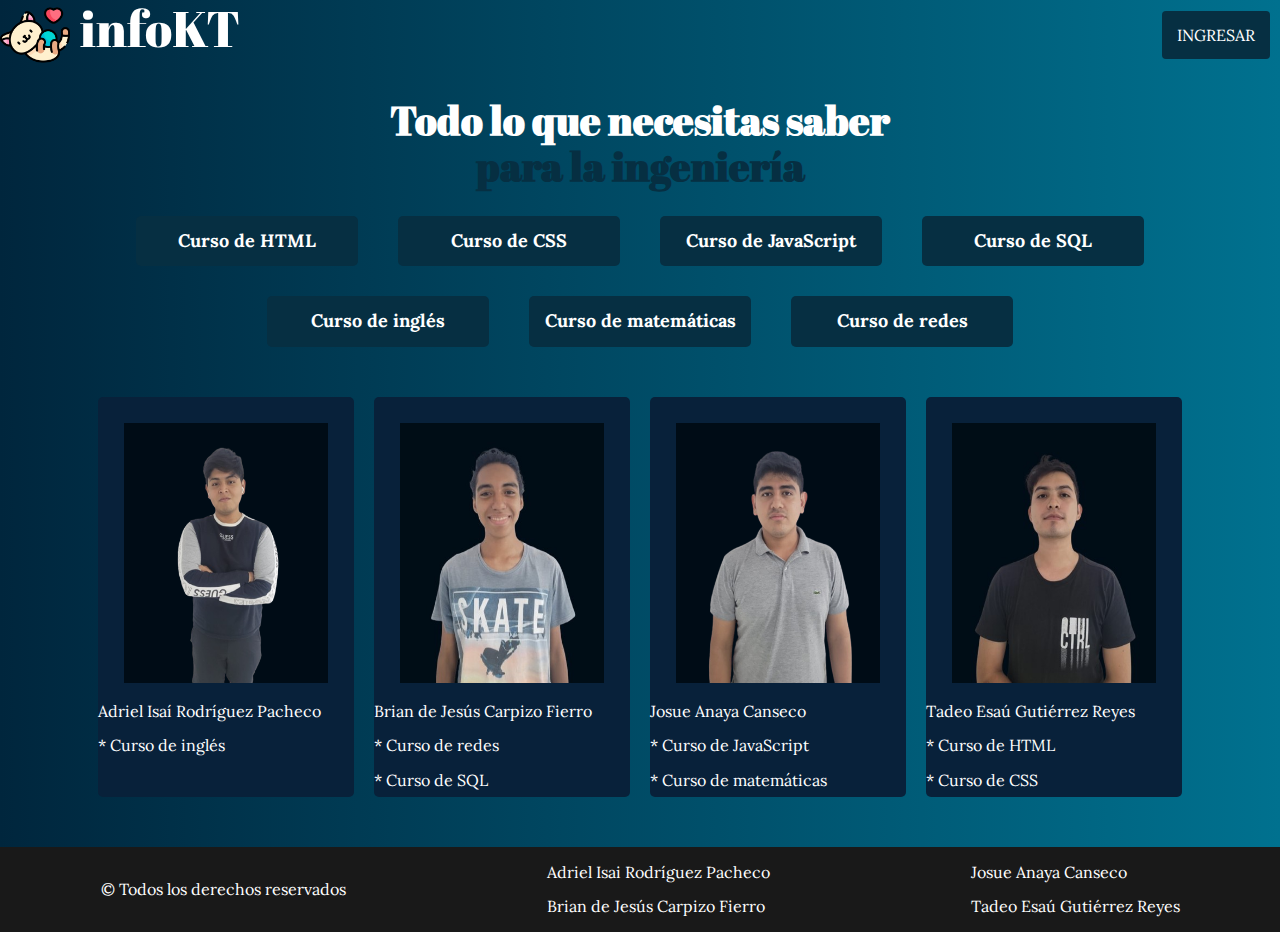
<file: index.html>
<!DOCTYPE html>
<html lang="es">

<head>
    <!-- Metadatos -->
    <meta charset="UTF-8">
    <meta name="viewport" content="width=device-width, initial-scale=1.0">
    <!-- Preload -->
    <link rel="preload" href="../../assets/css/normalize.css">
    <!-- Normalizar -->
    <link rel="stylesheet" href="../../assets/css/normalize.css">
    <!-- Hoja de estilo -->
    <link href="assets/css/styles_index.css?v=1.2" rel="stylesheet">
    <!-- Fuente insertada para logo -->
    <link rel="preconnect" href="https://fonts.googleapis.com">
    <link rel="preconnect" href="https://fonts.gstatic.com" crossorigin>
    <link href="https://fonts.googleapis.com/css2?family=Abril+Fatface&family=Lora:ital,wght@0,400..700;1,400..700&family=Open+Sans:ital,wght@0,300..800;1,300..800&display=swap" rel="stylesheet">
    <!-- Fuente insertada para letra general -->
    <link rel="preconnect" href="https://fonts.googleapis.com">
    <link rel="preconnect" href="https://fonts.gstatic.com" crossorigin>
    <link href="https://fonts.googleapis.com/css2?family=Abril+Fatface&family=Lora:ital,wght@0,400..700;1,400..700&family=Open+Sans:ital,wght@0,300..800;1,300..800&display=swap" rel="stylesheet">
    <title>Inicio</title>
</head>

<body>
    <header>
        <div class="marca">
            <div class="caja1">
                <img src="assets/img/logo.png" alt="logo" class="imagen">
                <p class="nombre_logo">infoKT</p>
            </div>
            <div class="caja2">
                <a href="view/inicio_sesion/index.html" class="ingresar">Ingresar</a>
            </div>
        </div>
    </header>
    <main>
        <h1 class="descripcion">Todo lo que necesitas saber<br> <span>para la ingeniería</span></h1>
        <div class="cursos_principales">
            <h2 class="curso_principal"><a href="" id="html">Curso de HTML</a></h2>
            <h2 class="curso_principal"><a href="" id="css">Curso de CSS</a></h2>
            <h2 class="curso_principal"><a href="" id="javascript">Curso de JavaScript</a></h2>
            <h2 class="curso_principal"><a href="" id="sql">Curso de SQL</a></h2>
        </div>
        <div class="cursos_complementarios">
            <h2 class="curso_complementario"><a href="" id="ingles">Curso de inglés</a></h2>
            <h2 class="curso_complementario"><a href="" id="matematicas">Curso de matemáticas</a></h2>
            <h2 class="curso_complementario"><a href="" id="redes">Curso de redes</a></h2>
        </div>
        <div class="integrantes_equipos">
            <div class="integrante">
                <img src="assets/img/adriel.jpg" alt="adriel" class="adriel">
                <p>Adriel Isaí Rodríguez Pacheco</p>
                <p>* Curso de inglés</p>
            </div>
            <div class="integrante">
                <img src="assets/img/brian.jpg" alt="brian" class="brian">
                <p>Brian de Jesús Carpizo Fierro</p>
                <p>* Curso de redes</p>
                <p>* Curso de SQL</p>
            </div>
            <div class="integrante">
                <img src="assets/img/josue.jpg" alt="josue" class="josue">
                <p>Josue Anaya Canseco</p>
                <p>* Curso de JavaScript</p>
                <p>* Curso de matemáticas</p>
            </div>
            <div class="integrante">
                <img src="assets/img/tadeo.jpg" alt="tadeo" class="tadeo">
                <p>Tadeo Esaú Gutiérrez Reyes</p>
                <p>* Curso de HTML</p>
                <P>* Curso de CSS</P>
            </div>
        </div>
    </main>
    <footer>
        <div>
            <p>© Todos los derechos reservados</p>
        </div>
        <div>
            <p>Adriel Isai Rodríguez Pacheco</p>
            <p>Brian de Jesús Carpizo Fierro</p>
        </div>
        <div>
            <p>Josue Anaya Canseco</p>
            <p>Tadeo Esaú Gutiérrez Reyes</p>
        </div>
    </footer>
</body>

</html>
</file>
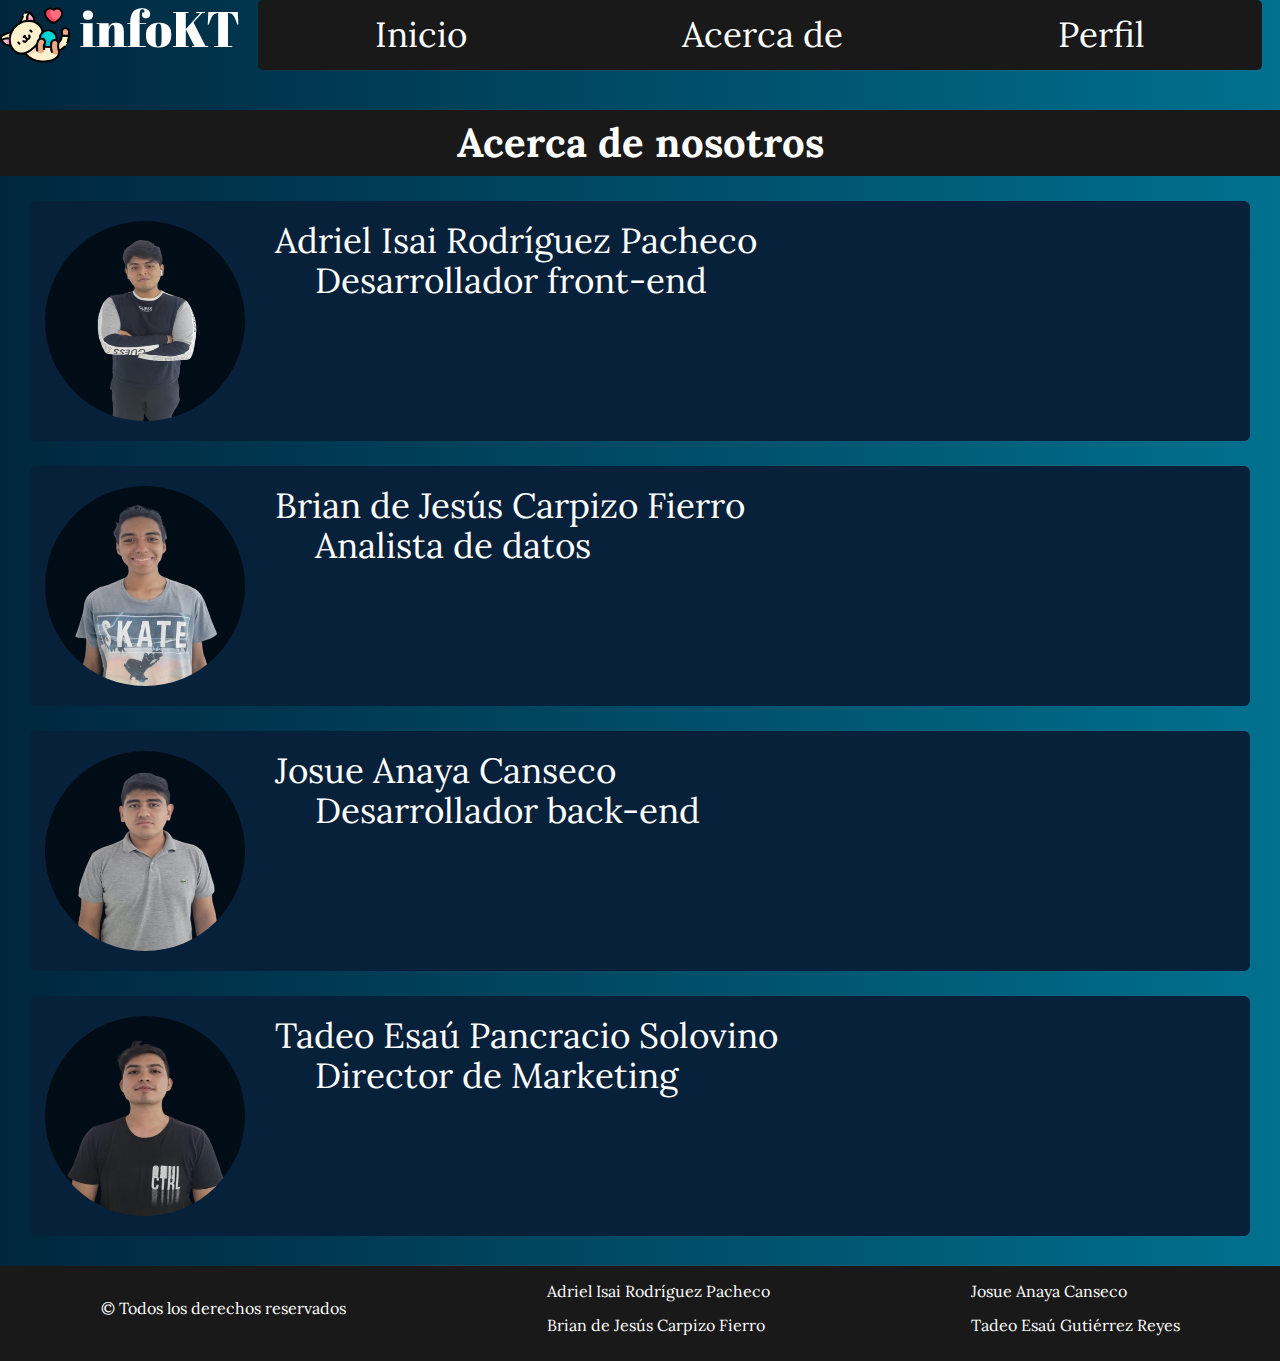
<file: view/acerca_nosotros/index.html>
<!DOCTYPE html>
<html lang="es">

<head>
    <meta charset="UTF-8">
    <meta name="viewport" content="width=device-width, initial-scale=1.0">
    <!-- Preload -->
    <link rel="preload" href="../../assets/css/normalize.css">
    <!-- Normalizar -->
    <link rel="stylesheet" href="../../assets/css/normalize.css">
    <!-- Hoja de estilo -->
    <link rel="stylesheet" href="../../assets/css/styles_inicio_sesion.css?v=1.3">
    <!-- Fuente insertada para logo -->
    <link rel="preconnect" href="https://fonts.googleapis.com">
    <link rel="preconnect" href="https://fonts.gstatic.com" crossorigin>
    <link href="https://fonts.googleapis.com/css2?family=Abril+Fatface&family=Lora:ital,wght@0,400..700;1,400..700&family=Open+Sans:ital,wght@0,300..800;1,300..800&display=swap" rel="stylesheet">
    <!-- Fuente insertada para letra general -->
    <link rel="preconnect" href="https://fonts.googleapis.com">
    <link rel="preconnect" href="https://fonts.gstatic.com" crossorigin>
    <link href="https://fonts.googleapis.com/css2?family=Abril+Fatface&family=Lora:ital,wght@0,400..700;1,400..700&family=Open+Sans:ital,wght@0,300..800;1,300..800&display=swap" rel="stylesheet">
    <!-- Hoja de estilo -->
    <link rel="stylesheet" href="../../assets/css/styles_acerca_nosotros.css?v=1.5">
    <title>Acerca de nosotros</title>
</head>

<body>
    <header>
        <div class="caja1">
            <img src="../../assets/img/logo.png" alt="logo" class="logo">
            <p class="nombre_logo">infoKT</p>
        </div>
        <div class="caja2">
            <nav class="caja3">
                <a href="../../view/vista_principal/index.html" class="link_superior">Inicio</a>
                <a href="../acerca_nosotros/index.html" class="link_superior">Acerca de</a>
                <a href="../perfil/index.html" class="link_superior">Perfil</a>
            </nav>
        </div>
    </header>
    <main>
        <h1>Acerca de nosotros</h1>
        <dl>
            <div class="autor">
                <img src="../../assets/img/adriel.jpg" alt="adriel">
                <div class="informacion">
                    <dt>
                        Adriel Isai Rodríguez Pacheco
                    </dt>
                    <dd>
                        Desarrollador front-end
                    </dd>
                </div>
            </div>
            <div class="autor">
                <img src="../../assets/img/brian.jpg" alt="brian">
                <div class="informacion">
                    <dt>
                        Brian de Jesús Carpizo Fierro
                    </dt>
                    <dd>
                        Analista de datos
                    </dd>
                </div>
            </div>
            <div class="autor">
                <img src="../../assets/img/josue.jpg" alt="josue">
                <div class="informacion">
                    <dt>
                        Josue Anaya Canseco
                    </dt>
                    <dd>
                        Desarrollador back-end
                    </dd>
                </div>
            </div>
            <div class="autor">
                <img src="../../assets/img/tadeo.jpg" alt="tadeo">
                <div class="informacion">
                    <dt>
                        Tadeo Esaú Pancracio Solovino
                    </dt>
                    <dd>
                        Director de Marketing
                    </dd>
                </div>
            </div>
        </dl>
    </main>
    <footer>
        <div>
            <span>© Todos los derechos reservados</span>
        </div>
        <div>
            <p>Adriel Isai Rodríguez Pacheco</p>
            <p>Brian de Jesús Carpizo Fierro</p>
        </div>
        <div>
            <p>Josue Anaya Canseco</p>
            <p>Tadeo Esaú Gutiérrez Reyes</p>
        </div>
    </footer>
</body>
</file>
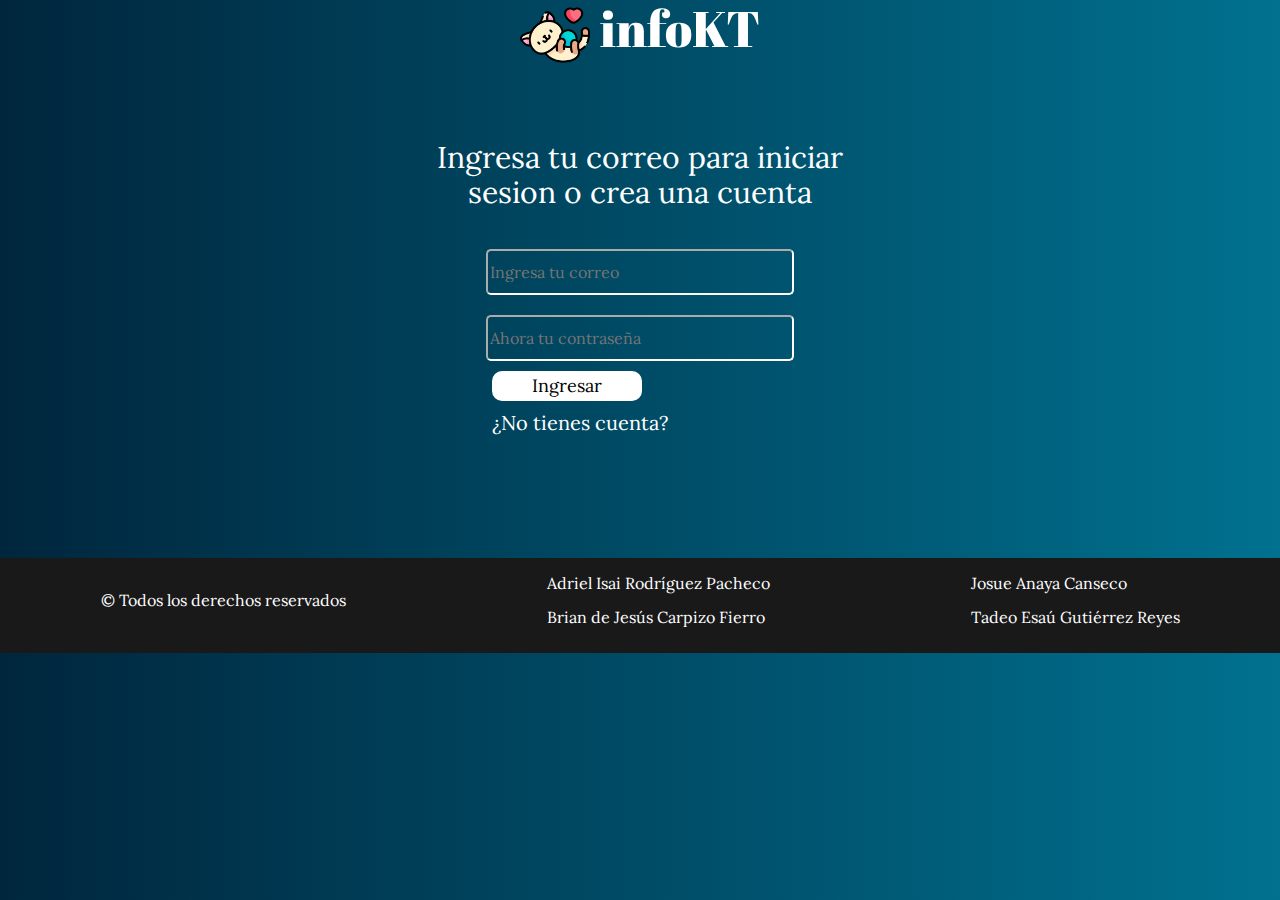
<file: view/inicio_sesion/index.html>
<!DOCTYPE html>
<html lang="es">

<head>
    <meta charset="UTF-8">
    <meta name="viewport" content="width=device-width, initial-scale=1.0">
    <!-- Preload -->
    <link rel="preload" href="../../assets/css/normalize.css">
    <!-- Normalizar -->
    <link rel="stylesheet" href="../../assets/css/normalize.css">
    <link rel="stylesheet" href="../../assets/css/styles_inicio_sesion.css">
    <!-- Fuente insertada para logo -->
    <link rel="preconnect" href="https://fonts.googleapis.com">
    <link rel="preconnect" href="https://fonts.gstatic.com" crossorigin>
    <link href="https://fonts.googleapis.com/css2?family=Abril+Fatface&family=Lora:ital,wght@0,400..700;1,400..700&family=Open+Sans:ital,wght@0,300..800;1,300..800&display=swap" rel="stylesheet">
    <!-- Fuente insertada para letra general -->
    <link rel="preconnect" href="https://fonts.googleapis.com">
    <link rel="preconnect" href="https://fonts.gstatic.com" crossorigin>
    <link href="https://fonts.googleapis.com/css2?family=Abril+Fatface&family=Lora:ital,wght@0,400..700;1,400..700&family=Open+Sans:ital,wght@0,300..800;1,300..800&display=swap" rel="stylesheet">
    <title>Iniciar sesión</title>
</head>

<body>
    <header>
        <img src="../../assets/img/logo.png" alt="logo" class="logo">
        <p class="nombre_logo">infoKT</p>
    </header>
    <main>
        <div class="descripcion">
            <p>Ingresa tu correo para iniciar<br> sesion o crea una cuenta</p>
        </div>
        <div class="formulario">
            <form action="../vista_principal/index.html">
                <input type="email" placeholder="Ingresa tu correo" class="correo" required>
                <br>
                <input type="password" placeholder="Ahora tu contraseña" class="contraseña" required>
                <br>
                <div class="botoncito_y_redireccion container">
                    <button type="submit" class="botoncito">Ingresar</button>
                    <div>
                        <a href="../crear_sesion/index.html" class="crear_cuenta">¿No tienes cuenta?</a>
                    </div>
                </div>
            </form>
        </div>
    </main>
    <footer>
        <div>
            <p>© Todos los derechos reservados</p>
        </div>
        <div>
            <p>Adriel Isai Rodríguez Pacheco</p>
            <p>Brian de Jesús Carpizo Fierro</p>
        </div>
        <div>
            <p>Josue Anaya Canseco</p>
            <p>Tadeo Esaú Gutiérrez Reyes</p>
        </div>
    </footer>
</body>

</html>
</file>
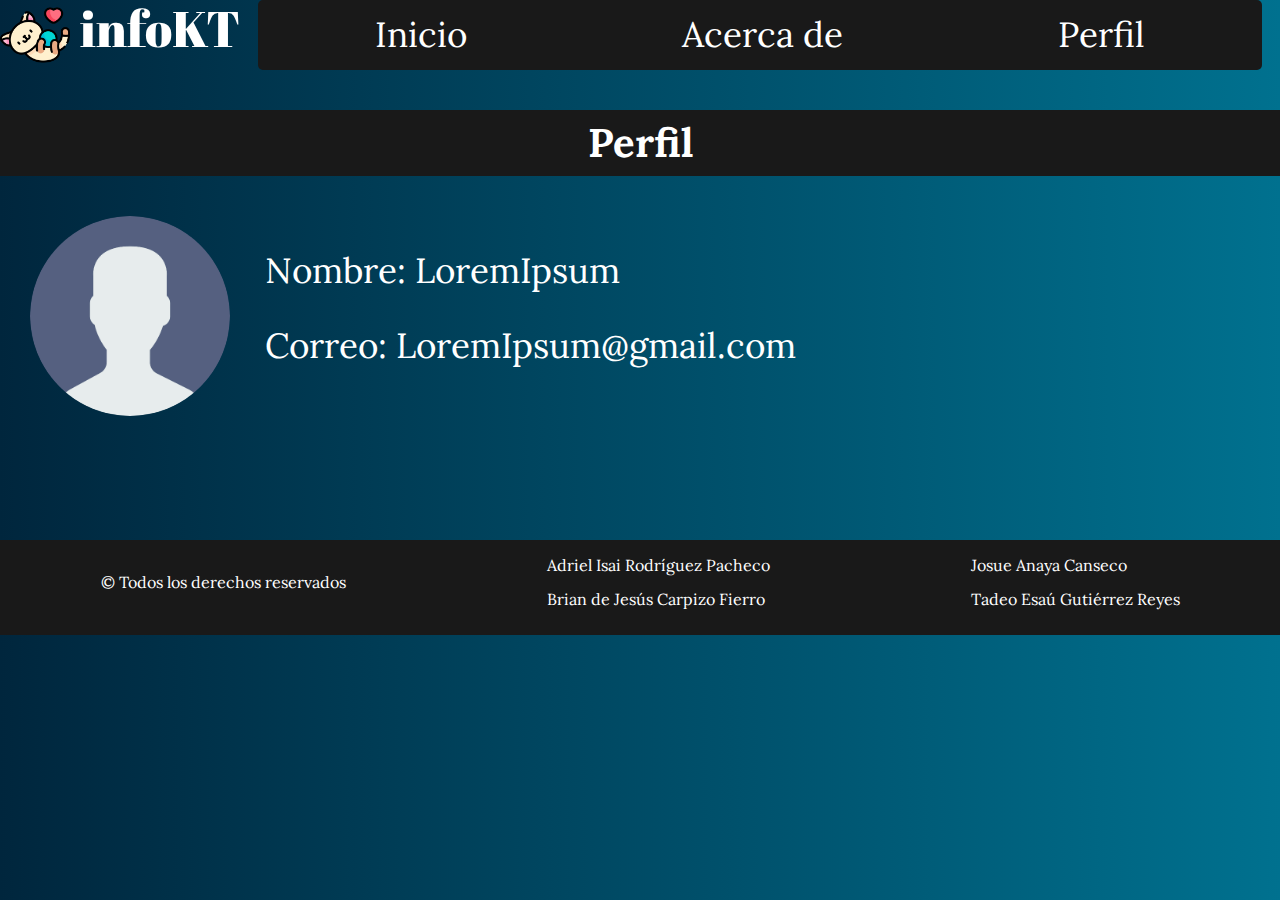
<file: view/perfil/index.html>
<!DOCTYPE html>
<html lang="es">

<head>
    <meta charset="UTF-8">
    <meta name="viewport" content="width=device-width, initial-scale=1.0">
    <!-- Preload -->
    <link rel="preload" href="../../assets/css/normalize.css">
    <!-- Normalizar -->
    <link rel="stylesheet" href="../../assets/css/normalize.css">
    <!-- Fuente insertada para logo -->
    <link rel="preconnect" href="https://fonts.googleapis.com">
    <link rel="preconnect" href="https://fonts.gstatic.com" crossorigin>
    <link href="https://fonts.googleapis.com/css2?family=Abril+Fatface&family=Lora:ital,wght@0,400..700;1,400..700&family=Open+Sans:ital,wght@0,300..800;1,300..800&display=swap" rel="stylesheet">
    <!-- Fuente insertada para letra general -->
    <link rel="preconnect" href="https://fonts.googleapis.com">
    <link rel="preconnect" href="https://fonts.gstatic.com" crossorigin>
    <link href="https://fonts.googleapis.com/css2?family=Abril+Fatface&family=Lora:ital,wght@0,400..700;1,400..700&family=Open+Sans:ital,wght@0,300..800;1,300..800&display=swap" rel="stylesheet">
    <!-- Hoja de estilo -->
    <link rel="stylesheet" href="../../assets/css/styles_perfil.css">
    <title>Perfil</title>
</head>

<body>
    <header>
        <div class="caja1">
            <img src="../../assets/img/logo.png" alt="logo" class="logo">
            <p class="nombre_logo">infoKT</p>
        </div>
        <div class="caja2">
            <nav class="caja3">
                <a href="../vista_principal/index.html" class="link_superior">Inicio</a>
                <a href="../acerca_nosotros/index.html" class="link_superior">Acerca de</a>
                <a href="../perfil/index.html" class="link_superior">Perfil</a>
            </nav>
        </div>
    </header>
    <main>
        <h1>Perfil</h1>
        <div class="perfil_general">
            <img src="../../assets/img/perfil.png" alt="perfil">
            <div class="perfil_usuario">
                <p>Nombre: LoremIpsum</p>
                <p>Correo: LoremIpsum@gmail.com</p>
            </div>
        </div>
    </main>
    <footer>
        <div>
            <p>© Todos los derechos reservados</p>
        </div>
        <div>
            <p>Adriel Isai Rodríguez Pacheco</p>
            <p>Brian de Jesús Carpizo Fierro</p>
        </div>
        <div>
            <p>Josue Anaya Canseco</p>
            <p>Tadeo Esaú Gutiérrez Reyes</p>
        </div>
    </footer>
</body>
</file>
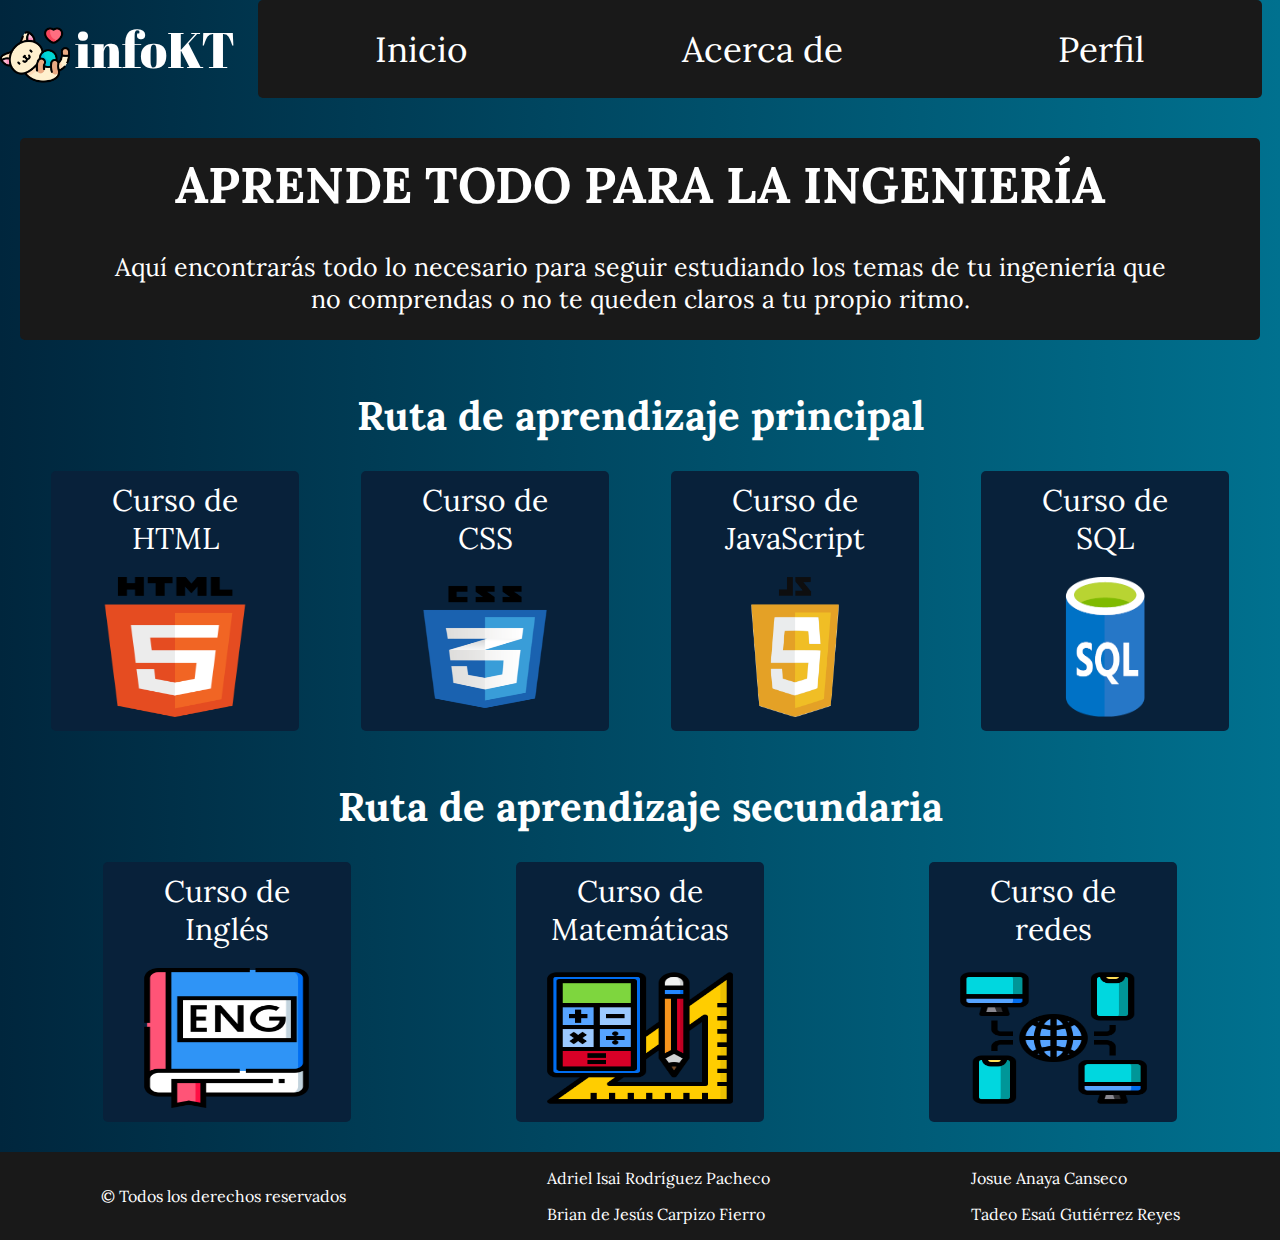
<file: view/vista_principal/index.html>
<!DOCTYPE html>
<html lang="es">

<head>
    <meta charset="UTF-8">
    <meta name="viewport" content="width=device-width, initial-scale=1.0">
    <!-- Fuente insertada para logo -->
    <link rel="preconnect" href="https://fonts.googleapis.com">
    <link rel="preconnect" href="https://fonts.gstatic.com" crossorigin>
    <link href="https://fonts.googleapis.com/css2?family=Abril+Fatface&family=Lora:ital,wght@0,400..700;1,400..700&family=Open+Sans:ital,wght@0,300..800;1,300..800&display=swap" rel="stylesheet">
    <!-- Fuente insertada para letra general -->
    <link rel="preconnect" href="https://fonts.googleapis.com">
    <link rel="preconnect" href="https://fonts.gstatic.com" crossorigin>
    <link href="https://fonts.googleapis.com/css2?family=Abril+Fatface&family=Lora:ital,wght@0,400..700;1,400..700&family=Open+Sans:ital,wght@0,300..800;1,300..800&display=swap" rel="stylesheet">
    <!-- Hoja de estilo -->
    <link rel="stylesheet" href="../../assets/css/styles_vista_principal.css?v=1.3">
    <title>Vista principal</title>
</head>

<body>
    <header>
        <div class="caja1">
            <img src="../../assets/img/logo.png" alt="logo" class="logo">
            <p class="nombre_logo">infoKT</p>
        </div>
        <div class="caja2">
            <nav class="caja3">
                <a href="./index.html" class="link_superior" title="Cursos opcionales">Inicio</a>
                <a href="../acerca_nosotros/index.html" class="link_superior" title="Acerca de">Acerca de</a>
                <a href="../perfil/index.html" class="link_superior" title="Perfil">Perfil</a>
            </nav>
        </div>
    </header>
<!-- FINALIZA ACÁ -->

    <main>
        <div class="caja4">
            <h1>Aprende todo para la ingeniería</h1>
            <p class="descripcion">Aquí encontrarás todo lo necesario para seguir estudiando los temas de tu ingeniería que<br>
            no comprendas o no te queden claros a tu propio ritmo.</p>
        </div>
        <h2 id="ruta_de_aprendizaje">Ruta de aprendizaje principal</h2>
        <div class="cursos_principales">
            <div class="curso_principal">
                <a href="../cursos/cursos_principales/curso_html/index.html" title="Curso de HTML">Curso de <br>HTML
                    <img src="../../assets/img/HTML.png" alt="HTML">
                </a>
            </div>
            <div class="curso_principal">
                <a href="../cursos/cursos_principales/curso_css/index.html" title="Curso de CSS">Curso de <br>CSS
                    <img src="../../assets/img/CSS.png" alt="CSS">
                </a>
                </div>
            <div class="curso_principal">
                <a href="../cursos/cursos_principales/curso_javascript/index.html" title="Curso de JavaScript">Curso de <br>JavaScript
                    <img src="../../assets/img/JavaScript.png" alt="JavaScript">
                </a>
            </div>
            <div class="curso_principal">
                <a href="../cursos/cursos_principales/curso_sql/index.html" title="Curso de SQL">Curso de <br>SQL
                    <img src="../../assets/img/SQL.png" alt="SQL">
                </a>
            </div>
        </div>
        <!--QUEDA PENDIENTE -->
        <h2 id="ruta_de_aprendizaje_secundaria">Ruta de aprendizaje secundaria</h2>
        <div class="cursos_secundarios">
            <div class="curso_secundario">
                <a href="../cursos/cursos_complementarios/curso_ingles/index.html" title="Curso de inglés">Curso de <br>Inglés
                    <img src="../../assets/img/ingles.png" alt="Inglés">
                </a>
            </div>
            <div class="curso_secundario">
                <a href="../cursos/cursos_complementarios/curso_matematicas/index.html" title="Curso de matemáticas">Curso de <br>Matemáticas
                    <img src="../../assets/img/matematicas.png" alt="Matemáticas">
                </a>
            </div>
            <div class="curso_secundario">
                <a href="../cursos/cursos_complementarios/curso_redes/index.html" title="Curso de redes">Curso de <br>redes
                    <img src="../../assets/img/redes.png" alt="Redes">
                </a>
            </div>
        </div>
    </main>
    <footer>
        <div>
            <p>© Todos los derechos reservados</p>
        </div>
        <div>
            <p>Adriel Isai Rodríguez Pacheco</p>
            <p>Brian de Jesús Carpizo Fierro</p>
        </div>
        <div>
            <p>Josue Anaya Canseco</p>
            <p>Tadeo Esaú Gutiérrez Reyes</p>
        </div>
    </footer>
</body>

</html>
</file>
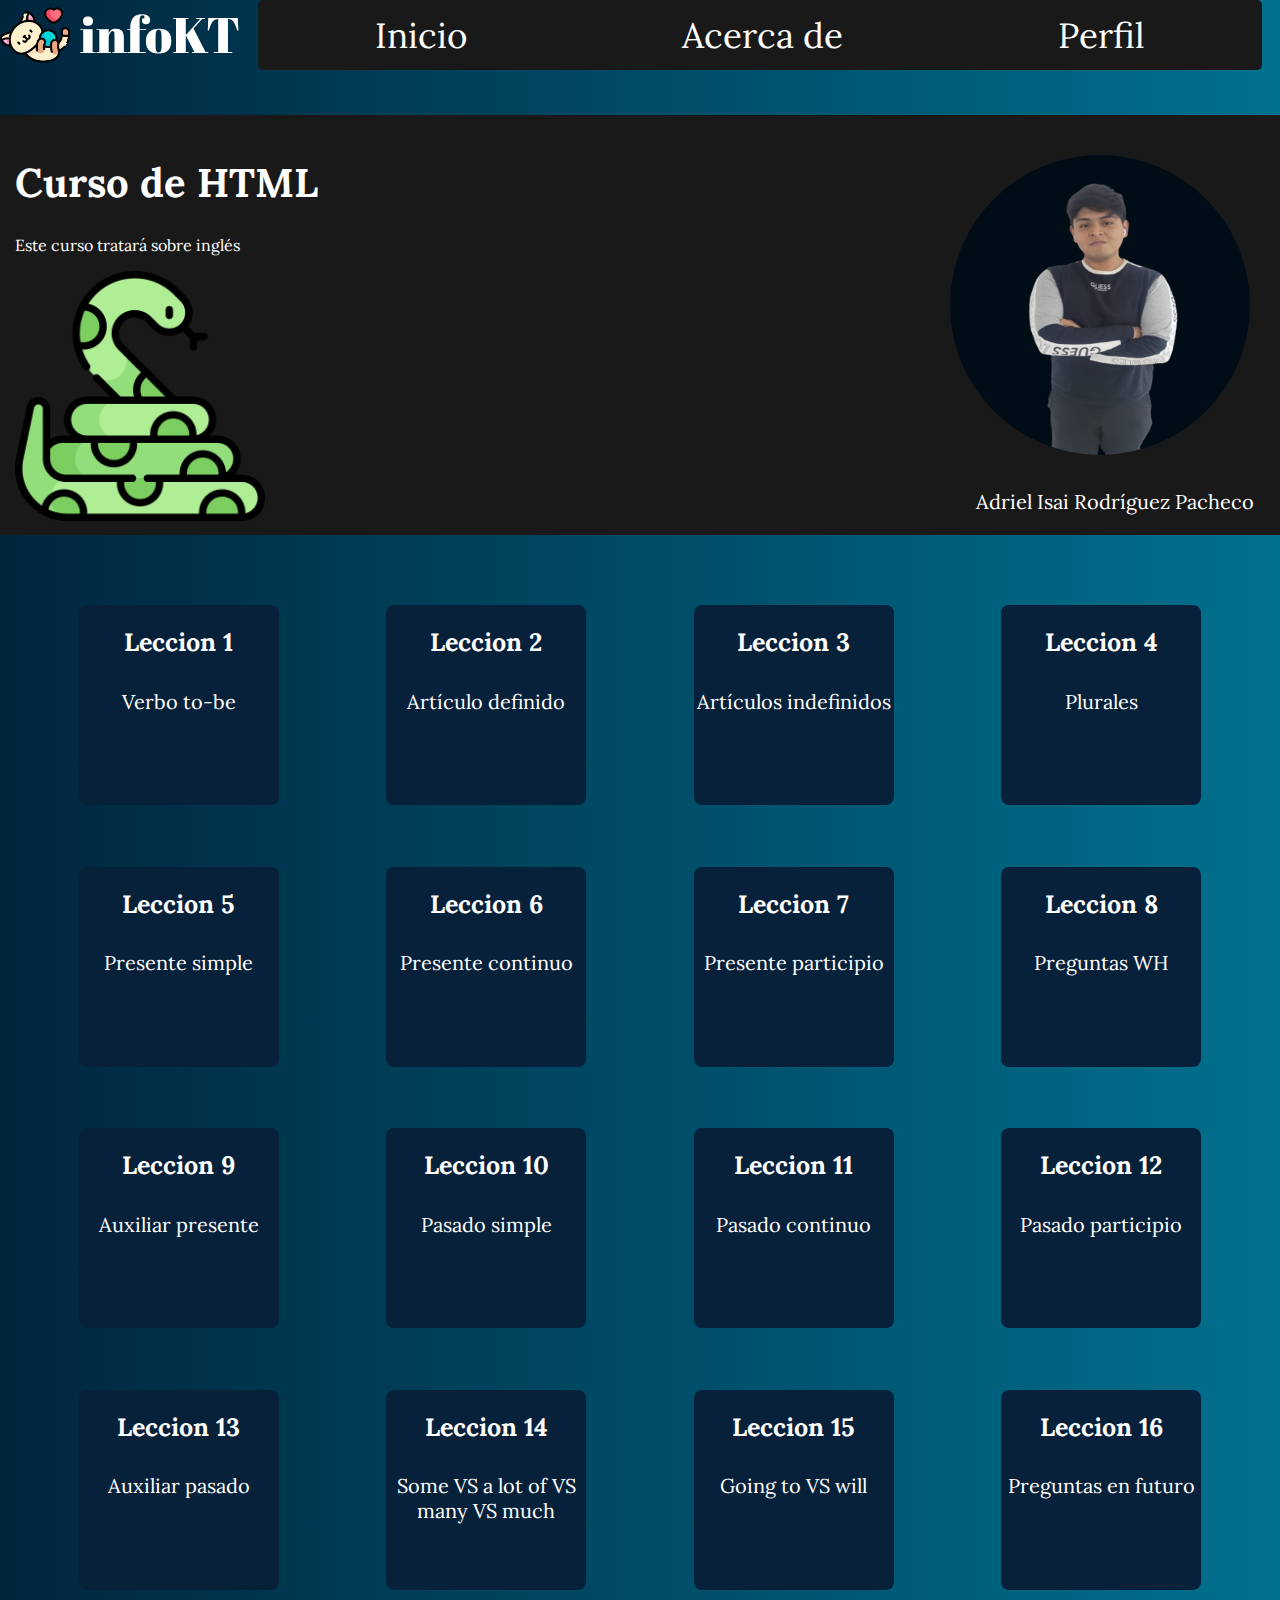
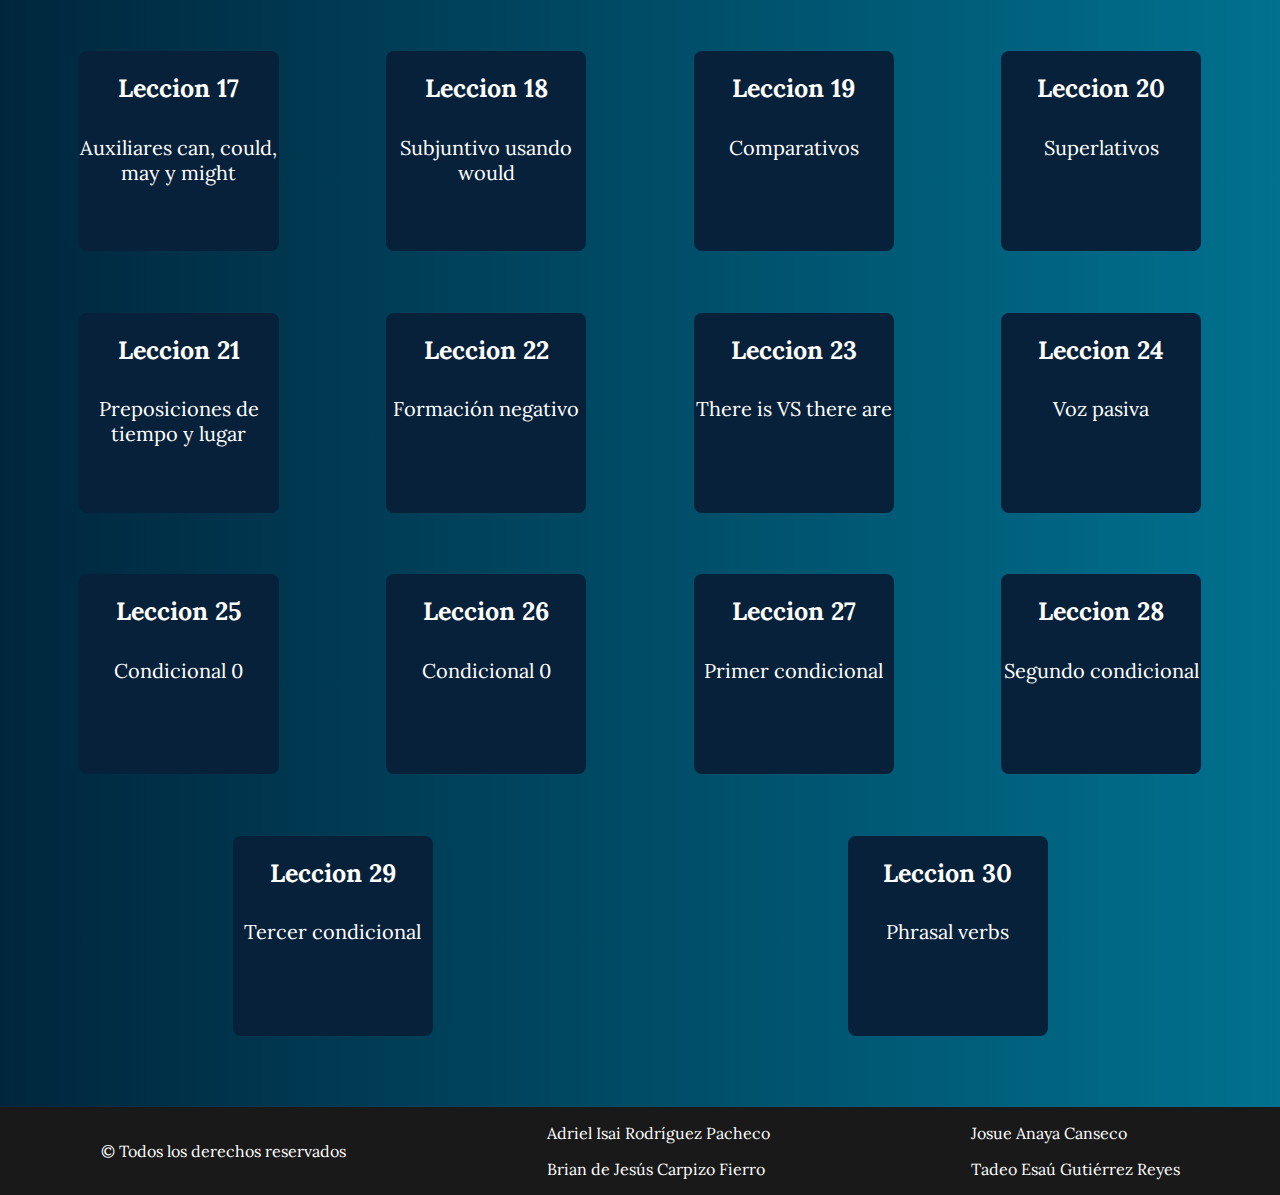
<file: view/cursos/cursos_complementarios/curso_ingles/index.html>
<!DOCTYPE html>
<html lang="es">

<head>
    <meta charset="UTF-8">
    <meta name="viewport" content="width=device-width, initial-scale=1.0">
    <!-- Fuente insertada para logo -->
    <link rel="preconnect" href="https://fonts.googleapis.com">
    <link rel="preconnect" href="https://fonts.gstatic.com" crossorigin>
    <link href="https://fonts.googleapis.com/css2?family=Abril+Fatface&family=Lora:ital,wght@0,400..700;1,400..700&family=Open+Sans:ital,wght@0,300..800;1,300..800&display=swap" rel="stylesheet">
    <!-- Fuente insertada para letra general -->
    <link rel="preconnect" href="https://fonts.googleapis.com">
    <link rel="preconnect" href="https://fonts.gstatic.com" crossorigin>
    <link href="https://fonts.googleapis.com/css2?family=Abril+Fatface&family=Lora:ital,wght@0,400..700;1,400..700&family=Open+Sans:ital,wght@0,300..800;1,300..800&display=swap" rel="stylesheet">
    <!-- Hoja de estilo -->
    <link rel="stylesheet" href="../../../../assets/css/styles_curso_por_asignatura.css?v=1.5">
    <title>Curso inglés</title>
</head>

<body>
    <header>
        <div class="caja1">
            <img src="../../../../assets/img/logo.png" alt="logo" class="logo">
            <p class="nombre_logo">infoKT</p>
        </div>
        <div class="caja2">
            <nav class="caja3">
                <a href="../../../vista_principal/index.html" class="link_superior">Inicio</a>
                <a href="../../../acerca_nosotros/index.html" class="link_superior">Acerca de</a>
                <a href="../../../perfil/index.html" class="link_superior">Perfil</a>
            </nav>
        </div>
    </header>
    <main>
        <div class="informacion_curso">
            <div class="caja4">
                <h1>Curso de HTML</h1>
                <P>Este curso tratará sobre inglés</P>
                <img src="../../../../assets/img/serpiente.png" alt="serpiente" class="animalito">
            </div>
            <div class="caja5">
                <img src="../../../../assets/img/adriel.jpg" alt="adriel" class="maestro">
                <p class="nombre_maestro">Adriel Isai Rodríguez Pacheco</p>
            </div>
        </div>
        <div class="clases_curso">
            <div class="leccion">
                <h2>Leccion 1</h2>
                <a href="">Verbo to-be</a>
            </div>
            <div class="leccion">
                <h2>Leccion 2</h2>
                <a href="">Artículo definido</a>
            </div>
            <div class="leccion">
                <h2>Leccion 3</h2>
                <a href="">Artículos indefinidos</a>
            </div>
            <div class="leccion">
                <h2>Leccion 4</h2>
                <a href="">Plurales</a>
            </div>
            <div class="leccion">
                <h2>Leccion 5</h2>
                <a href="">Presente simple</a>
            </div>
            <div class="leccion">
                <h2>Leccion 6</h2>
                <a href="">Presente continuo</a>
            </div>
            <div class="leccion">
                <h2>Leccion 7</h2>
                <a href="">Presente participio</a>
            </div>
            <div class="leccion">
                <h2>Leccion 8</h2>
                <a href="">Preguntas WH</a>
            </div>
            <div class="leccion">
                <h2>Leccion 9</h2>
                <a href="">Auxiliar presente</a>
            </div>
            <div class="leccion">
                <h2>Leccion 10</h2>
                <a href="">Pasado simple</a>
            </div>
            <div class="leccion">
                <h2>Leccion 11</h2>
                <a href="">Pasado continuo</a>
            </div>
            <div class="leccion">
                <h2>Leccion 12</h2>
                <a href="">Pasado participio</a>
            </div>
            <div class="leccion">
                <h2>Leccion 13</h2>
                <a href="">Auxiliar pasado</a>
            </div>
            <div class="leccion">
                <h2>Leccion 14</h2>
                <a href="">Some VS a lot of VS many VS much</a>
            </div>
            <div class="leccion">
                <h2>Leccion 15</h2>
                <a href="">Going to VS will</a>
            </div>
            <div class="leccion">
                <h2>Leccion 16</h2>
                <a href="">Preguntas en futuro</a>
            </div>
            <div class="leccion">
                <h2>Leccion 17</h2>
                <a href="">Auxiliares can, could, may y might</a>
            </div>
            <div class="leccion">
                <h2>Leccion 18</h2>
                <a href="">Subjuntivo usando would</a>
            </div>
            <div class="leccion">
                <h2>Leccion 19</h2>
                <a href="">Comparativos</a>
            </div>
            <div class="leccion">
                <h2>Leccion 20</h2>
                <a href="">Superlativos</a>
            </div>
            <div class="leccion">
                <h2>Leccion 21</h2>
                <a href="">Preposiciones de tiempo y lugar</a>
            </div>
            <div class="leccion">
                <h2>Leccion 22</h2>
                <a href="">Formación negativo</a>
            </div>
            <div class="leccion">
                <h2>Leccion 23</h2>
                <a href="">There is VS there are</a>
            </div>
            <div class="leccion">
                <h2>Leccion 24</h2>
                <a href="">Voz pasiva</a>
            </div>
            <div class="leccion">
                <h2>Leccion 25</h2>
                <a href="">Condicional 0</a>
            </div>
            <div class="leccion">
                <h2>Leccion 26</h2>
                <a href="">Condicional 0</a>
            </div>
            <div class="leccion">
                <h2>Leccion 27</h2>
                <a href="">Primer condicional</a>
            </div>
            <div class="leccion">
                <h2>Leccion 28</h2>
                <a href="">Segundo condicional</a>
            </div>
            <div class="leccion">
                <h2>Leccion 29</h2>
                <a href="">Tercer condicional</a>
            </div>
            <div class="leccion">
                <h2>Leccion 30</h2>
                <a href="">Phrasal verbs</a>
            </div>


        </div>
    </main>
    <footer>
        <div>
            <p>© Todos los derechos reservados</p>
        </div>
        <div>
            <p>Adriel Isai Rodríguez Pacheco</p>
            <p>Brian de Jesús Carpizo Fierro</p>
        </div>
        <div>
            <p>Josue Anaya Canseco</p>
            <p>Tadeo Esaú Gutiérrez Reyes</p>
        </div>
    </footer>
</body>

</html>
</file>
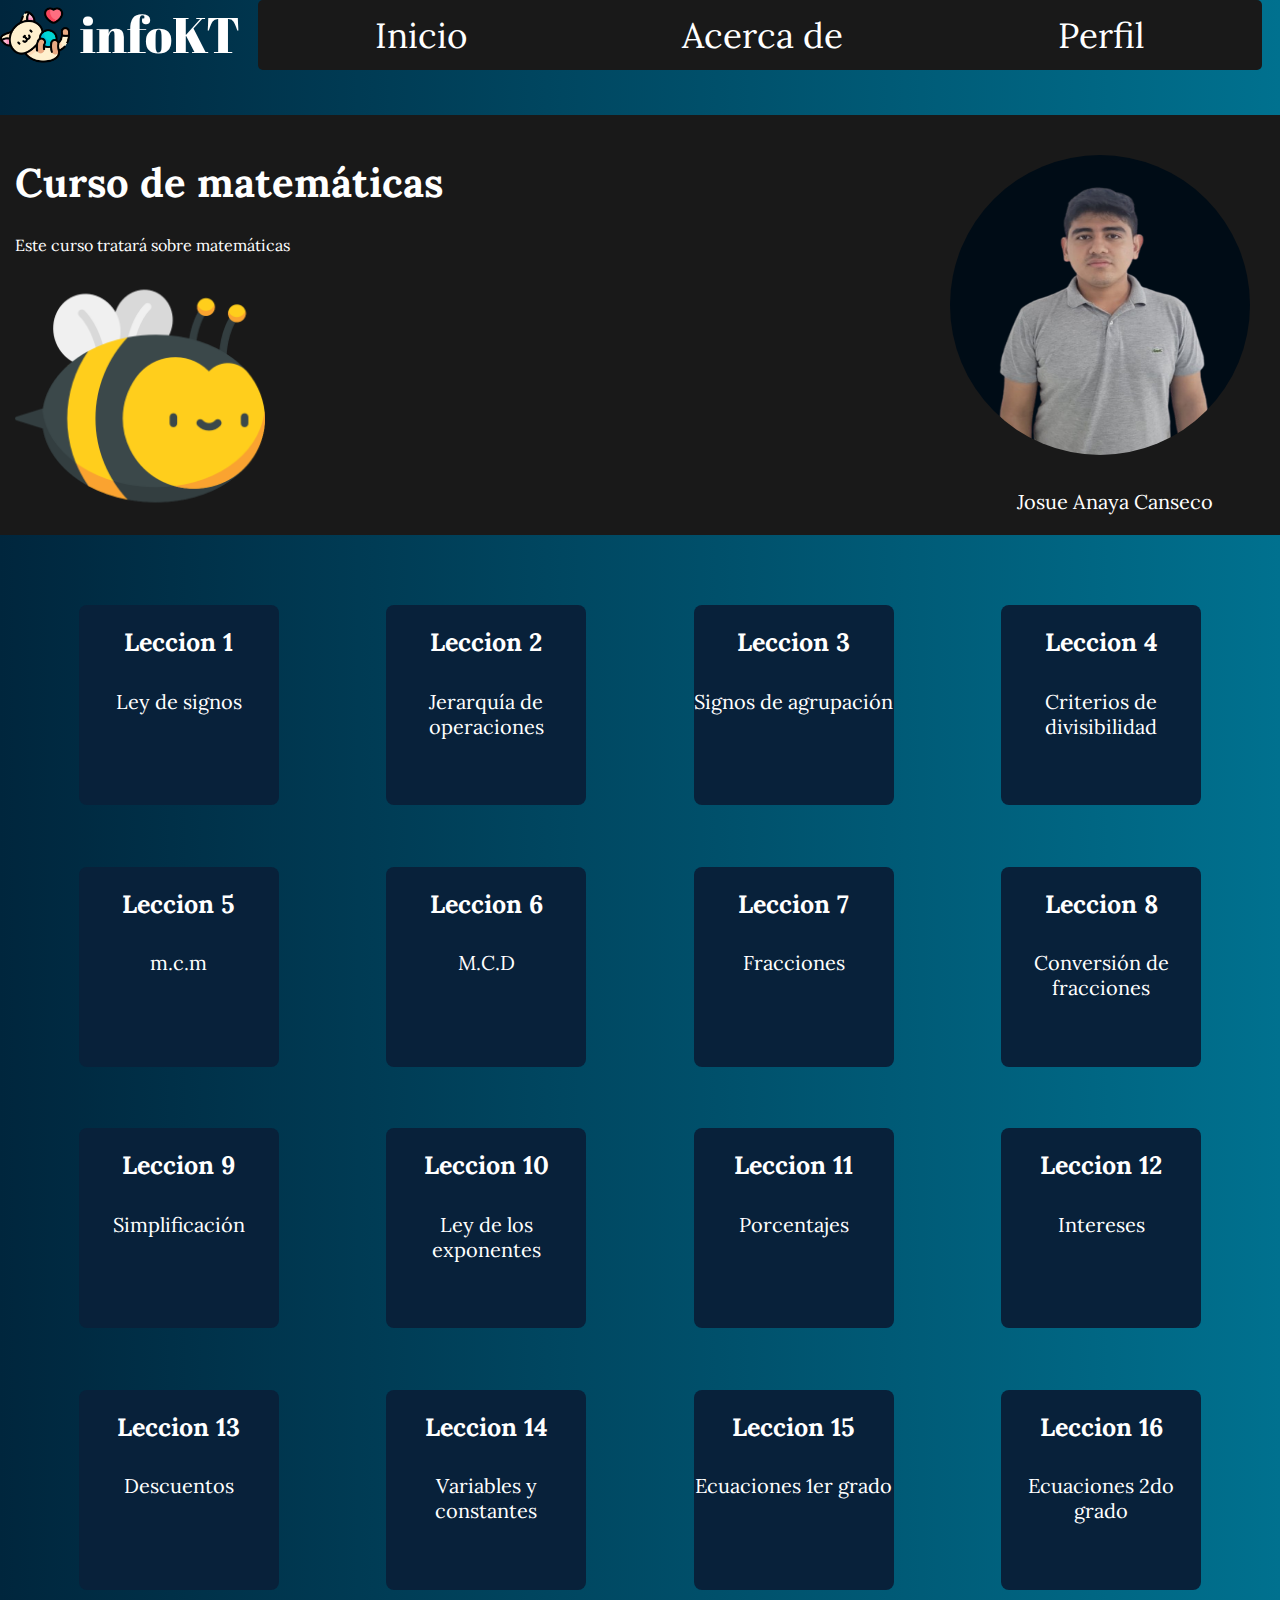
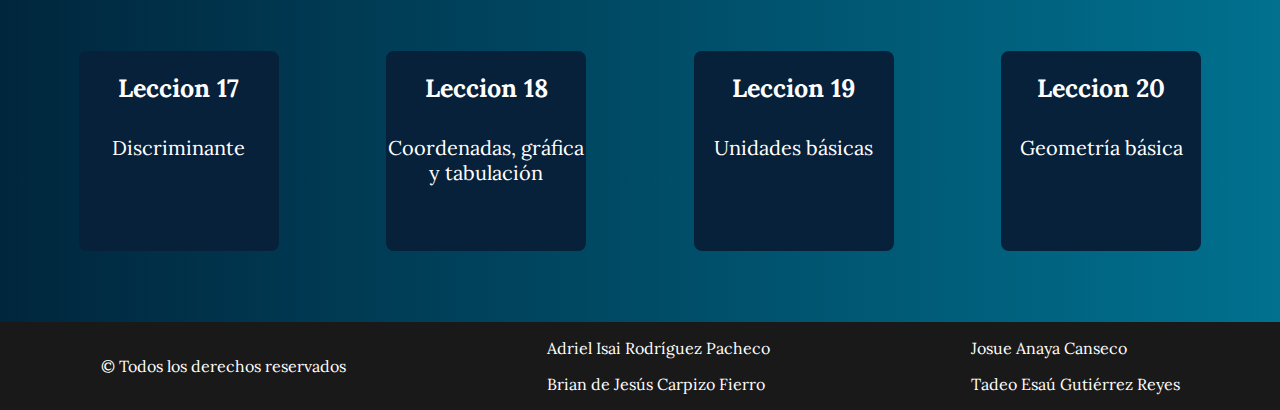
<file: view/cursos/cursos_complementarios/curso_matematicas/index.html>
<!DOCTYPE html>
<html lang="es">

<head>
    <meta charset="UTF-8">
    <meta name="viewport" content="width=device-width, initial-scale=1.0">
    <!-- Fuente insertada para logo -->
    <link rel="preconnect" href="https://fonts.googleapis.com">
    <link rel="preconnect" href="https://fonts.gstatic.com" crossorigin>
    <link href="https://fonts.googleapis.com/css2?family=Abril+Fatface&family=Lora:ital,wght@0,400..700;1,400..700&family=Open+Sans:ital,wght@0,300..800;1,300..800&display=swap" rel="stylesheet">
    <!-- Fuente insertada para letra general -->
    <link rel="preconnect" href="https://fonts.googleapis.com">
    <link rel="preconnect" href="https://fonts.gstatic.com" crossorigin>
    <link href="https://fonts.googleapis.com/css2?family=Abril+Fatface&family=Lora:ital,wght@0,400..700;1,400..700&family=Open+Sans:ital,wght@0,300..800;1,300..800&display=swap" rel="stylesheet">
    <!-- Hoja de estilo -->
    <link rel="stylesheet" href="../../../../assets/css/styles_curso_por_asignatura.css?v=1.5">
    <title>Curso matemáticas</title>
</head>

<body>
    <header>
        <div class="caja1">
            <img src="../../../../assets/img/logo.png" alt="logo" class="logo">
            <p class="nombre_logo">infoKT</p>
        </div>
        <div class="caja2">
            <nav class="caja3">
                <a href="../../../vista_principal/index.html" class="link_superior">Inicio</a>
                <a href="../../../acerca_nosotros/index.html" class="link_superior">Acerca de</a>
                <a href="../../../perfil/index.html" class="link_superior">Perfil</a>
            </nav>
        </div>
    </header>
    <main>
        <div class="informacion_curso">
            <div class="caja4">
                <h1>Curso de matemáticas</h1>
                <P>Este curso tratará sobre matemáticas</P>
                <img src="../../../../assets/img/abeja.png" alt="abeja" class="animalito">
            </div>
            <div class="caja5">
                <img src="../../../../assets/img/josue.jpg" alt="anaya" class="maestro">
                <p class="nombre_maestro">Josue Anaya Canseco</p>
            </div>
        </div>
        <div class="clases_curso">
            <div class="leccion">
                <h2>Leccion 1</h2>
                <a href="">Ley de signos</a>
            </div>
            <div class="leccion">
                <h2>Leccion 2</h2>
                <a href="">Jerarquía de operaciones</a>
            </div>
            <div class="leccion">
                <h2>Leccion 3</h2>
                <a href="">Signos de agrupación</a>
            </div>
            <div class="leccion">
                <h2>Leccion 4</h2>
                <a href="">Criterios de divisibilidad</a>
            </div>
            <div class="leccion">
                <h2>Leccion 5</h2>
                <a href="">m.c.m</a>
            </div>
            <div class="leccion">
                <h2>Leccion 6</h2>
                <a href="">M.C.D</a>
            </div>
            <div class="leccion">
                <h2>Leccion 7</h2>
                <a href="">Fracciones</a>
            </div>
            <div class="leccion">
                <h2>Leccion 8</h2>
                <a href="">Conversión de fracciones</a>
            </div>
            <div class="leccion">
                <h2>Leccion 9</h2>
                <a href="">Simplificación</a>
            </div>
            <div class="leccion">
                <h2>Leccion 10</h2>
                <a href="">Ley de los exponentes</a>
            </div>
            <div class="leccion">
                <h2>Leccion 11</h2>
                <a href="">Porcentajes</a>
            </div>
            <div class="leccion">
                <h2>Leccion 12</h2>
                <a href="">Intereses</a>
            </div>
            <div class="leccion">
                <h2>Leccion 13</h2>
                <a href="">Descuentos</a>
            </div>
            <div class="leccion">
                <h2>Leccion 14</h2>
                <a href="">Variables y constantes</a>
            </div>
            <div class="leccion">
                <h2>Leccion 15</h2>
                <a href="">Ecuaciones 1er grado</a>
            </div>
            <div class="leccion">
                <h2>Leccion 16</h2>
                <a href="">Ecuaciones 2do grado</a>
            </div>
            <div class="leccion">
                <h2>Leccion 17</h2>
                <a href="">Discriminante</a>
            </div>
            <div class="leccion">
                <h2>Leccion 18</h2>
                <a href="">Coordenadas, gráfica y tabulación</a>
            </div>
            <div class="leccion">
                <h2>Leccion 19</h2>
                <a href="">Unidades básicas</a>
            </div>
            <div class="leccion">
                <h2>Leccion 20</h2>
                <a href="">Geometría básica</a>
            </div>

        </div>
    </main>
    <footer>
        <div>
            <p>© Todos los derechos reservados</p>
        </div>
        <div>
            <p>Adriel Isai Rodríguez Pacheco</p>
            <p>Brian de Jesús Carpizo Fierro</p>
        </div>
        <div>
            <p>Josue Anaya Canseco</p>
            <p>Tadeo Esaú Gutiérrez Reyes</p>
        </div>
    </footer>
</body>

</html>
</file>
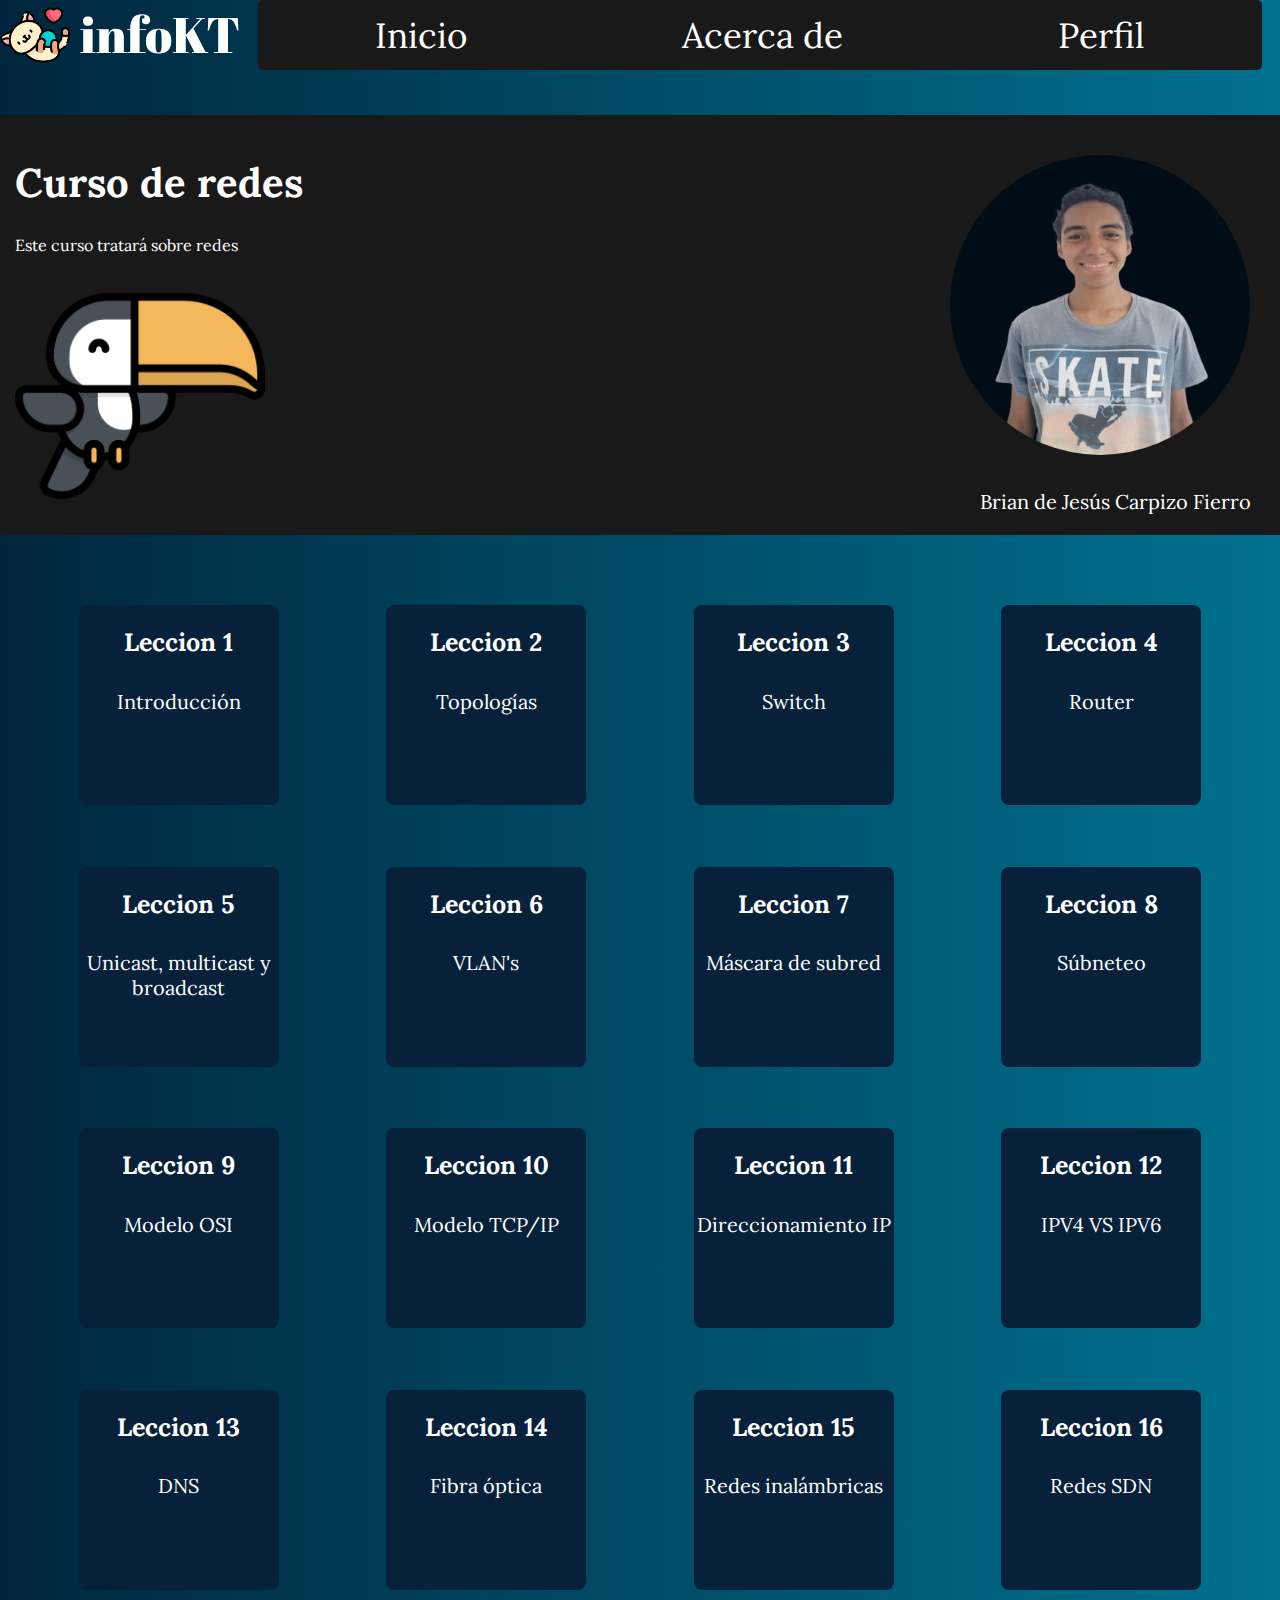
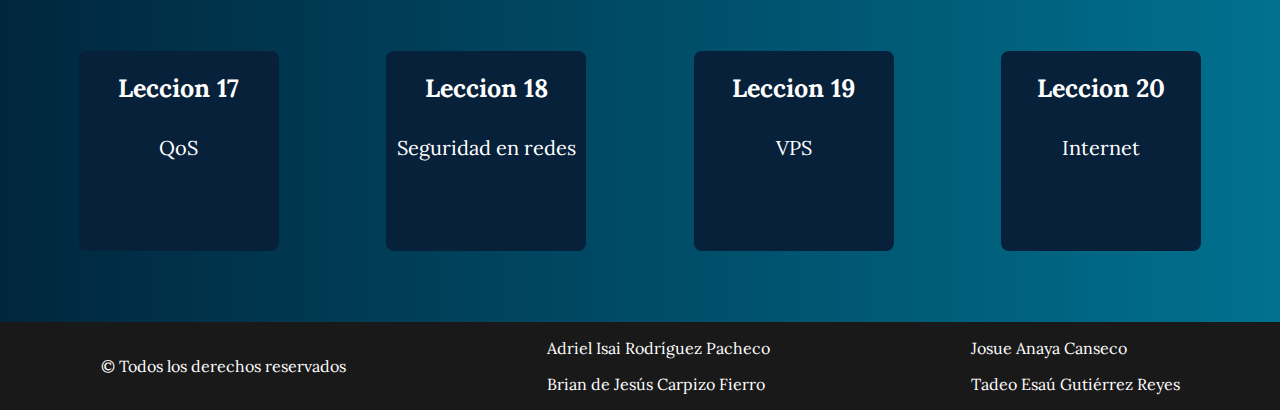
<file: view/cursos/cursos_complementarios/curso_redes/index.html>
<!DOCTYPE html>
<html lang="es">

<head>
    <meta charset="UTF-8">
    <meta name="viewport" content="width=device-width, initial-scale=1.0">
    <!-- Fuente insertada para logo -->
    <link rel="preconnect" href="https://fonts.googleapis.com">
    <link rel="preconnect" href="https://fonts.gstatic.com" crossorigin>
    <link href="https://fonts.googleapis.com/css2?family=Abril+Fatface&family=Lora:ital,wght@0,400..700;1,400..700&family=Open+Sans:ital,wght@0,300..800;1,300..800&display=swap" rel="stylesheet">
    <!-- Fuente insertada para letra general -->
    <link rel="preconnect" href="https://fonts.googleapis.com">
    <link rel="preconnect" href="https://fonts.gstatic.com" crossorigin>
    <link href="https://fonts.googleapis.com/css2?family=Abril+Fatface&family=Lora:ital,wght@0,400..700;1,400..700&family=Open+Sans:ital,wght@0,300..800;1,300..800&display=swap" rel="stylesheet">
    <!-- Hoja de estilo -->
    <link rel="stylesheet" href="../../../../assets/css/styles_curso_por_asignatura.css?v=1.5">
    <title>Curso redes</title>
</head>

<body>
    <header>
        <div class="caja1">
            <img src="../../../../assets/img/logo.png" alt="logo" class="logo">
            <p class="nombre_logo">infoKT</p>
        </div>
        <div class="caja2">
            <nav class="caja3">
                <a href="../../../vista_principal/index.html" class="link_superior">Inicio</a>
                <a href="../../../acerca_nosotros/index.html" class="link_superior">Acerca de</a>
                <a href="../../../perfil/index.html" class="link_superior">Perfil</a>
            </nav>
        </div>
    </header>
    <main>
        <div class="informacion_curso">
            <div class="caja4">
                <h1>Curso de redes</h1>
                <P>Este curso tratará sobre redes</P>
                <img src="../../../../assets/img/tucan.png" alt="perrito" class="animalito">
            </div>
            <div class="caja5">
                <img src="../../../../assets/img/brian.jpg" alt="brian" class="maestro">
                <p class="nombre_maestro">Brian de Jesús Carpizo Fierro</p>
            </div>
        </div>
        <div class="clases_curso">
            <div class="leccion">
                <h2>Leccion 1</h2>
                <a href="">Introducción</a>
            </div>
            <div class="leccion">
                <h2>Leccion 2</h2>
                <a href="">Topologías</a>
            </div>
            <div class="leccion">
                <h2>Leccion 3</h2>
                <a href="">Switch</a>
            </div>
            <div class="leccion">
                <h2>Leccion 4</h2>
                <a href="">Router</a>
            </div>
            <div class="leccion">
                <h2>Leccion 5</h2>
                <a href="">Unicast, multicast y broadcast</a>
            </div>
            <div class="leccion">
                <h2>Leccion 6</h2>
                <a href="">VLAN's</a>
            </div>
            <div class="leccion">
                <h2>Leccion 7</h2>
                <a href="">Máscara de subred</a>
            </div>
            <div class="leccion">
                <h2>Leccion 8</h2>
                <a href="">Súbneteo</a>
            </div>
            <div class="leccion">
                <h2>Leccion 9</h2>
                <a href="">Modelo OSI</a>
            </div>
            <div class="leccion">
                <h2>Leccion 10</h2>
                <a href="">Modelo TCP/IP</a>
            </div>
            <div class="leccion">
                <h2>Leccion 11</h2>
                <a href="">Direccionamiento IP</a>
            </div>
            <div class="leccion">
                <h2>Leccion 12</h2>
                <a href="">IPV4 VS IPV6</a>
            </div>
            <div class="leccion">
                <h2>Leccion 13</h2>
                <a href="">DNS</a>
            </div>
            <div class="leccion">
                <h2>Leccion 14</h2>
                <a href="">Fibra óptica</a>
            </div>
            <div class="leccion">
                <h2>Leccion 15</h2>
                <a href="">Redes inalámbricas</a>
            </div>
            <div class="leccion">
                <h2>Leccion 16</h2>
                <a href="">Redes SDN</a>
            </div>
            <div class="leccion">
                <h2>Leccion 17</h2>
                <a href="">QoS</a>
            </div>
            <div class="leccion">
                <h2>Leccion 18</h2>
                <a href="">Seguridad en redes</a>
            </div>
            <div class="leccion">
                <h2>Leccion 19</h2>
                <a href="">VPS</a>
            </div>
            <div class="leccion">
                <h2>Leccion 20</h2>
                <a href="">Internet</a>
            </div>
        </div>
    </main>
    <footer>
        <div>
            <p>© Todos los derechos reservados</p>
        </div>
        <div>
            <p>Adriel Isai Rodríguez Pacheco</p>
            <p>Brian de Jesús Carpizo Fierro</p>
        </div>
        <div>
            <p>Josue Anaya Canseco</p>
            <p>Tadeo Esaú Gutiérrez Reyes</p>
        </div>
    </footer>
</body>

</html>
</file>
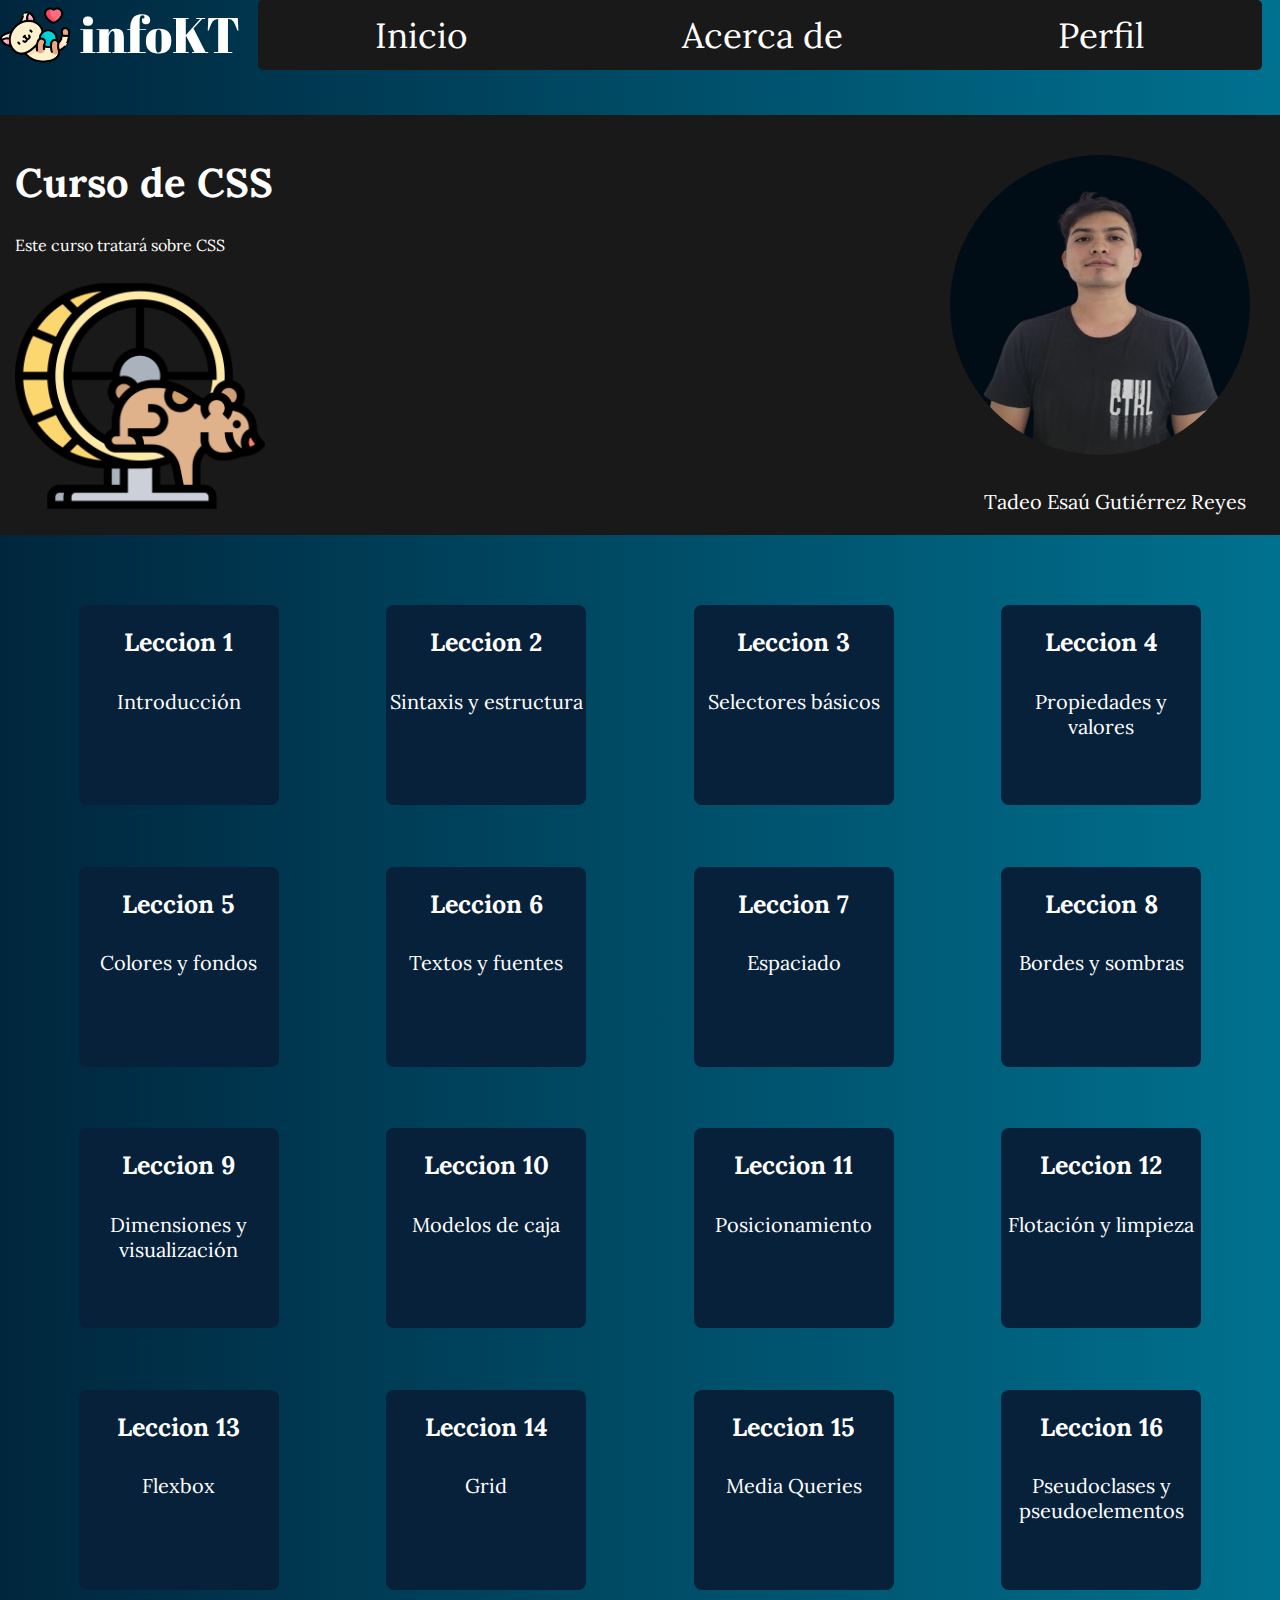
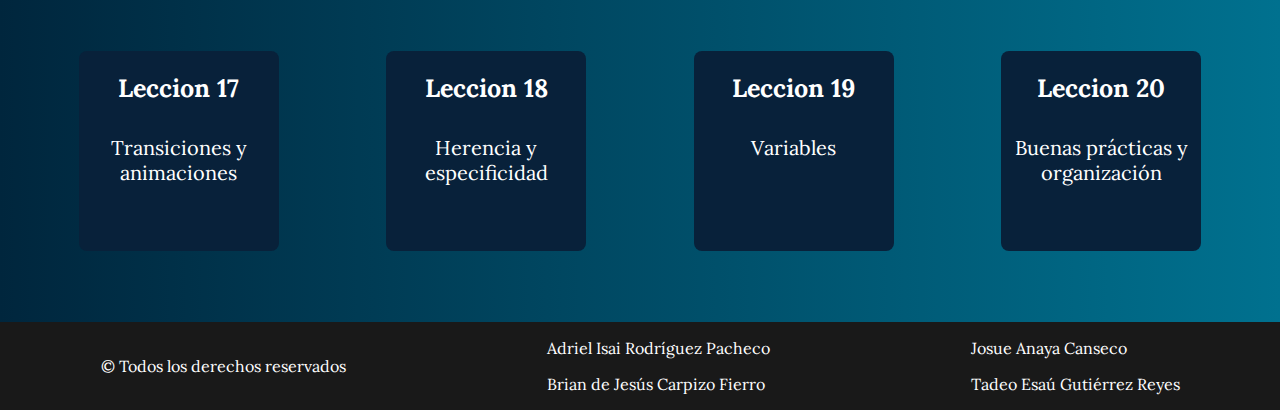
<file: view/cursos/cursos_principales/curso_css/index.html>
<!DOCTYPE html>
<html lang="es">

<head>
    <meta charset="UTF-8">
    <meta name="viewport" content="width=device-width, initial-scale=1.0">
    <!-- Fuente insertada para logo -->
    <link rel="preconnect" href="https://fonts.googleapis.com">
    <link rel="preconnect" href="https://fonts.gstatic.com" crossorigin>
    <link href="https://fonts.googleapis.com/css2?family=Abril+Fatface&family=Lora:ital,wght@0,400..700;1,400..700&family=Open+Sans:ital,wght@0,300..800;1,300..800&display=swap" rel="stylesheet">
    <!-- Fuente insertada para letra general -->
    <link rel="preconnect" href="https://fonts.googleapis.com">
    <link rel="preconnect" href="https://fonts.gstatic.com" crossorigin>
    <link href="https://fonts.googleapis.com/css2?family=Abril+Fatface&family=Lora:ital,wght@0,400..700;1,400..700&family=Open+Sans:ital,wght@0,300..800;1,300..800&display=swap" rel="stylesheet">
    <!-- Hoja de estilo -->
    <link rel="stylesheet" href="../../../../assets/css/styles_curso_por_asignatura.css?v=1.5">
    <title>Curso CSS</title>
</head>

<body>
    <header>
        <div class="caja1">
            <img src="../../../../assets/img/logo.png" alt="logo" class="logo">
            <p class="nombre_logo">infoKT</p>
        </div>
        <div class="caja2">
            <nav class="caja3">
                <a href="../../../vista_principal/index.html" class="link_superior">Inicio</a>
                <a href="../../../acerca_nosotros/index.php" class="link_superior">Acerca de</a>
                <a href="../../../perfil/index.php" class="link_superior">Perfil</a>
            </nav>
        </div>
    </header>
    <main>
        <div class="informacion_curso">
            <div class="caja4">
                <h1>Curso de CSS</h1>
                <P>Este curso tratará sobre CSS</P>
                <img src="../../../../assets/img/hamster.png" alt="perrito" class="animalito">
            </div>
            <div class="caja5">
                <img src="../../../../assets/img/tadeo.jpg" alt="tadeo" class="maestro">
                <p class="nombre_maestro">Tadeo Esaú Gutiérrez Reyes</p>
            </div>
        </div>
        <div class="clases_curso">
            <div class="leccion">
                <h2>Leccion 1</h2>
                <a href="">Introducción</a>
            </div>
            <div class="leccion">
                <h2>Leccion 2</h2>
                <a href="">Sintaxis y estructura</a>
            </div>
            <div class="leccion">
                <h2>Leccion 3</h2>
                <a href="">Selectores básicos</a>
            </div>
            <div class="leccion">
                <h2>Leccion 4</h2>
                <a href="">Propiedades y valores</a>
            </div>
            <div class="leccion">
                <h2>Leccion 5</h2>
                <a href="">Colores y fondos</a>
            </div>
            <div class="leccion">
                <h2>Leccion 6</h2>
                <a href="">Textos y fuentes</a>
            </div>
            <div class="leccion">
                <h2>Leccion 7</h2>
                <a href="">Espaciado</a>
            </div>
            <div class="leccion">
                <h2>Leccion 8</h2>
                <a href="">Bordes y sombras</a>
            </div>
            <div class="leccion">
                <h2>Leccion 9</h2>
                <a href="">Dimensiones y visualización</a>
            </div>
            <div class="leccion">
                <h2>Leccion 10</h2>
                <a href="">Modelos de caja</a>
            </div>
            <div class="leccion">
                <h2>Leccion 11</h2>
                <a href="">Posicionamiento</a>
            </div>
            <div class="leccion">
                <h2>Leccion 12</h2>
                <a href="">Flotación y limpieza</a>
            </div>
            <div class="leccion">
                <h2>Leccion 13</h2>
                <a href="">Flexbox</a>
            </div>
            <div class="leccion">
                <h2>Leccion 14</h2>
                <a href="">Grid</a>
            </div>
            <div class="leccion">
                <h2>Leccion 15</h2>
                <a href="">Media Queries</a>
            </div>
            <div class="leccion">
                <h2>Leccion 16</h2>
                <a href="">Pseudoclases y pseudoelementos</a>
            </div>
            <div class="leccion">
                <h2>Leccion 17</h2>
                <a href="">Transiciones y animaciones</a>
            </div>
            <div class="leccion">
                <h2>Leccion 18</h2>
                <a href="">Herencia y especificidad</a>
            </div>
            <div class="leccion">
                <h2>Leccion 19</h2>
                <a href="">Variables</a>
            </div>
            <div class="leccion">
                <h2>Leccion 20</h2>
                <a href="">Buenas prácticas y organización</a>
            </div>
        </div>
    </main>
    <footer>
        <div>
            <p>© Todos los derechos reservados</p>
        </div>
        <div>
            <p>Adriel Isai Rodríguez Pacheco</p>
            <p>Brian de Jesús Carpizo Fierro</p>
        </div>
        <div>
            <p>Josue Anaya Canseco</p>
            <p>Tadeo Esaú Gutiérrez Reyes</p>
        </div>
    </footer>
</body>

</html>
</file>
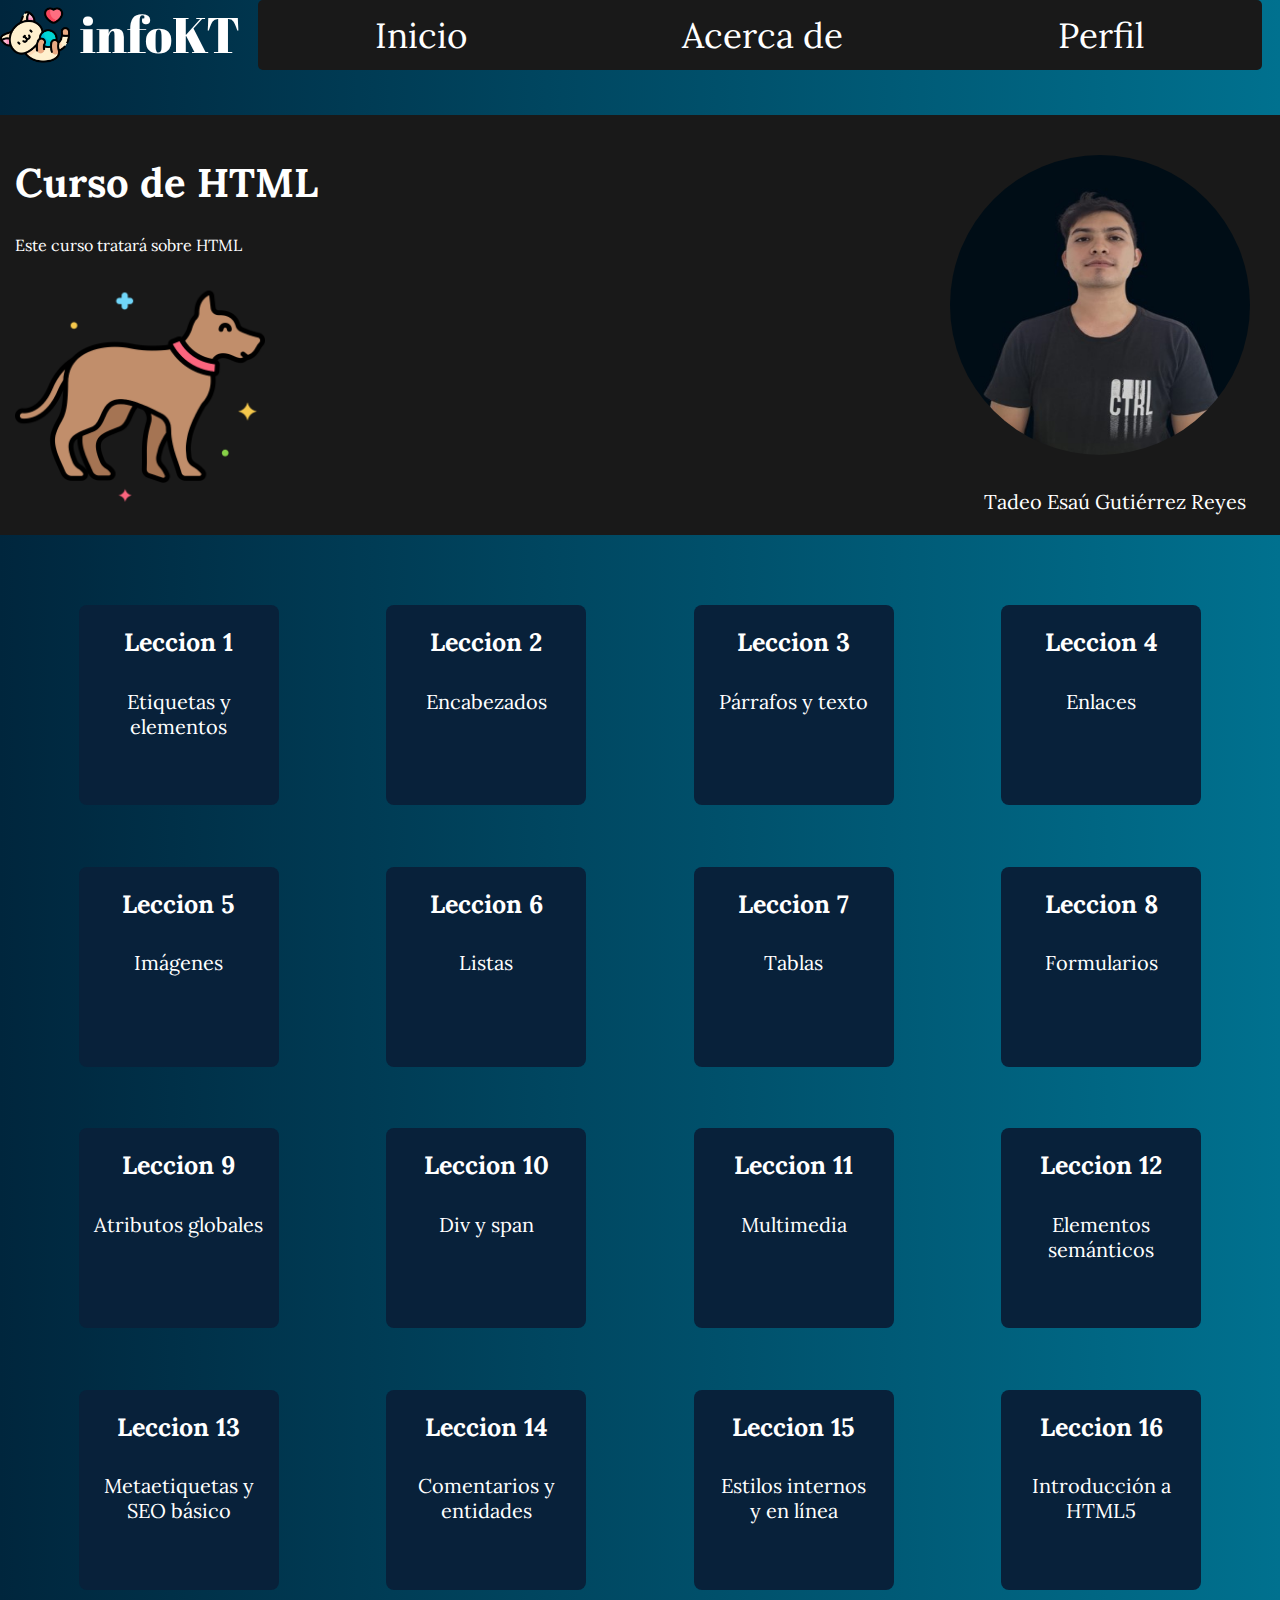
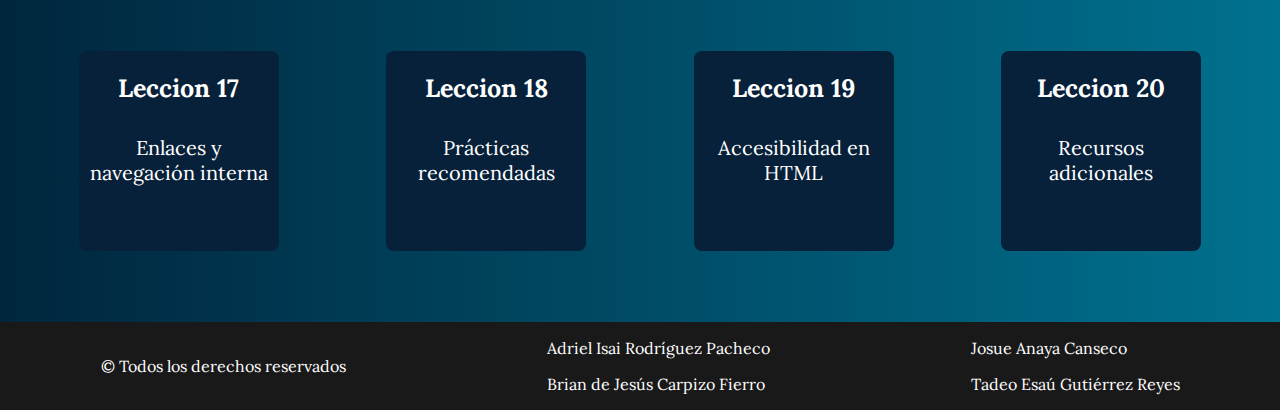
<file: view/cursos/cursos_principales/curso_html/index.html>
<!DOCTYPE html>
<html lang="es">

<head>
    <meta charset="UTF-8">
    <meta name="viewport" content="width=device-width, initial-scale=1.0">
    <!-- Fuente insertada para logo -->
    <link rel="preconnect" href="https://fonts.googleapis.com">
    <link rel="preconnect" href="https://fonts.gstatic.com" crossorigin>
    <link href="https://fonts.googleapis.com/css2?family=Abril+Fatface&family=Lora:ital,wght@0,400..700;1,400..700&family=Open+Sans:ital,wght@0,300..800;1,300..800&display=swap" rel="stylesheet">
    <!-- Fuente insertada para letra general -->
    <link rel="preconnect" href="https://fonts.googleapis.com">
    <link rel="preconnect" href="https://fonts.gstatic.com" crossorigin>
    <link href="https://fonts.googleapis.com/css2?family=Abril+Fatface&family=Lora:ital,wght@0,400..700;1,400..700&family=Open+Sans:ital,wght@0,300..800;1,300..800&display=swap" rel="stylesheet">
    <!-- Hoja de estilo -->
    <link rel="stylesheet" href="../../../../assets/css/styles_curso_por_asignatura.css?v=1.9">
    <title>Curso HTML</title>
</head>

<body>
    <header>
        <div class="caja1">
            <img src="../../../../assets/img/logo.png" alt="logo" class="logo">
            <p class="nombre_logo">infoKT</p>
        </div>
        <div class="caja2">
            <nav class="caja3">
                <a href="../../../vista_principal/index.html" class="link_superior">Inicio</a>
                <a href="../../../acerca_nosotros/index.html" class="link_superior">Acerca de</a>
                <a href="../../../perfil/index.html" class="link_superior">Perfil</a>
            </nav>
        </div>
    </header>
    <main>
        <div class="informacion_curso">
            <div class="caja4">
                <h1>Curso de HTML</h1>
                <P>Este curso tratará sobre HTML</P>
                <img src="../../../../assets/img/perrito.png" alt="perrito" class="animalito">
            </div>
            <div class="caja5">
                <img src="../../../../assets/img/tadeo.jpg" alt="tadeo" class="maestro">
                <p class="nombre_maestro">Tadeo Esaú Gutiérrez Reyes</p>
            </div>
        </div>
        <div class="clases_curso">
            <div class="leccion">
                <h2>Leccion 1</h2>
                <a href="leccion1.html">Etiquetas y elementos</a>
            </div>
            <div class="leccion">
                <h2>Leccion 2</h2>
                <a href="">Encabezados</a>
            </div>
            <div class="leccion">
                <h2>Leccion 3</h2>
                <a href="">Párrafos y texto</a>
            </div>
            <div class="leccion">
                <h2>Leccion 4</h2>
                <a href="">Enlaces</a>
            </div>
            <div class="leccion">
                <h2>Leccion 5</h2>
                <a href="">Imágenes</a>
            </div>
            <div class="leccion">
                <h2>Leccion 6</h2>
                <a href="">Listas</a>
            </div>
            <div class="leccion">
                <h2>Leccion 7</h2>
                <a href="">Tablas</a>
            </div>
            <div class="leccion">
                <h2>Leccion 8</h2>
                <a href="">Formularios</a>
            </div>
            <div class="leccion">
                <h2>Leccion 9</h2>
                <a href="">Atributos globales</a>
            </div>
            <div class="leccion">
                <h2>Leccion 10</h2>
                <a href="">Div y span</a>
            </div>
            <div class="leccion">
                <h2>Leccion 11</h2>
                <a href="">Multimedia</a>
            </div>
            <div class="leccion">
                <h2>Leccion 12</h2>
                <a href="">Elementos semánticos</a>
            </div>
            <div class="leccion">
                <h2>Leccion 13</h2>
                <a href="">Metaetiquetas y <br>SEO básico</a>
            </div>
            <div class="leccion">
                <h2>Leccion 14</h2>
                <a href="">Comentarios y entidades</a>
            </div>
            <div class="leccion">
                <h2>Leccion 15</h2>
                <a href="">Estilos internos <br>y en línea</a>
            </div>
            <div class="leccion">
                <h2>Leccion 16</h2>
                <a href="">Introducción a HTML5</a>
            </div>
            <div class="leccion">
                <h2>Leccion 17</h2>
                <a href="">Enlaces y <br>navegación interna</a>
            </div>
            <div class="leccion">
                <h2>Leccion 18</h2>
                <a href="">Prácticas recomendadas</a>
            </div>
            <div class="leccion">
                <h2>Leccion 19</h2>
                <a href="">Accesibilidad en HTML</a>
            </div>
            <div class="leccion">
                <h2>Leccion 20</h2>
                <a href="">Recursos <br>adicionales</a>
            </div>

        </div>
    </main>
    <footer>
        <div>
            <p>© Todos los derechos reservados</p>
        </div>
        <div>
            <p>Adriel Isai Rodríguez Pacheco</p>
            <p>Brian de Jesús Carpizo Fierro</p>
        </div>
        <div>
            <p>Josue Anaya Canseco</p>
            <p>Tadeo Esaú Gutiérrez Reyes</p>
        </div>
    </footer>
</body>

</html>
</file>
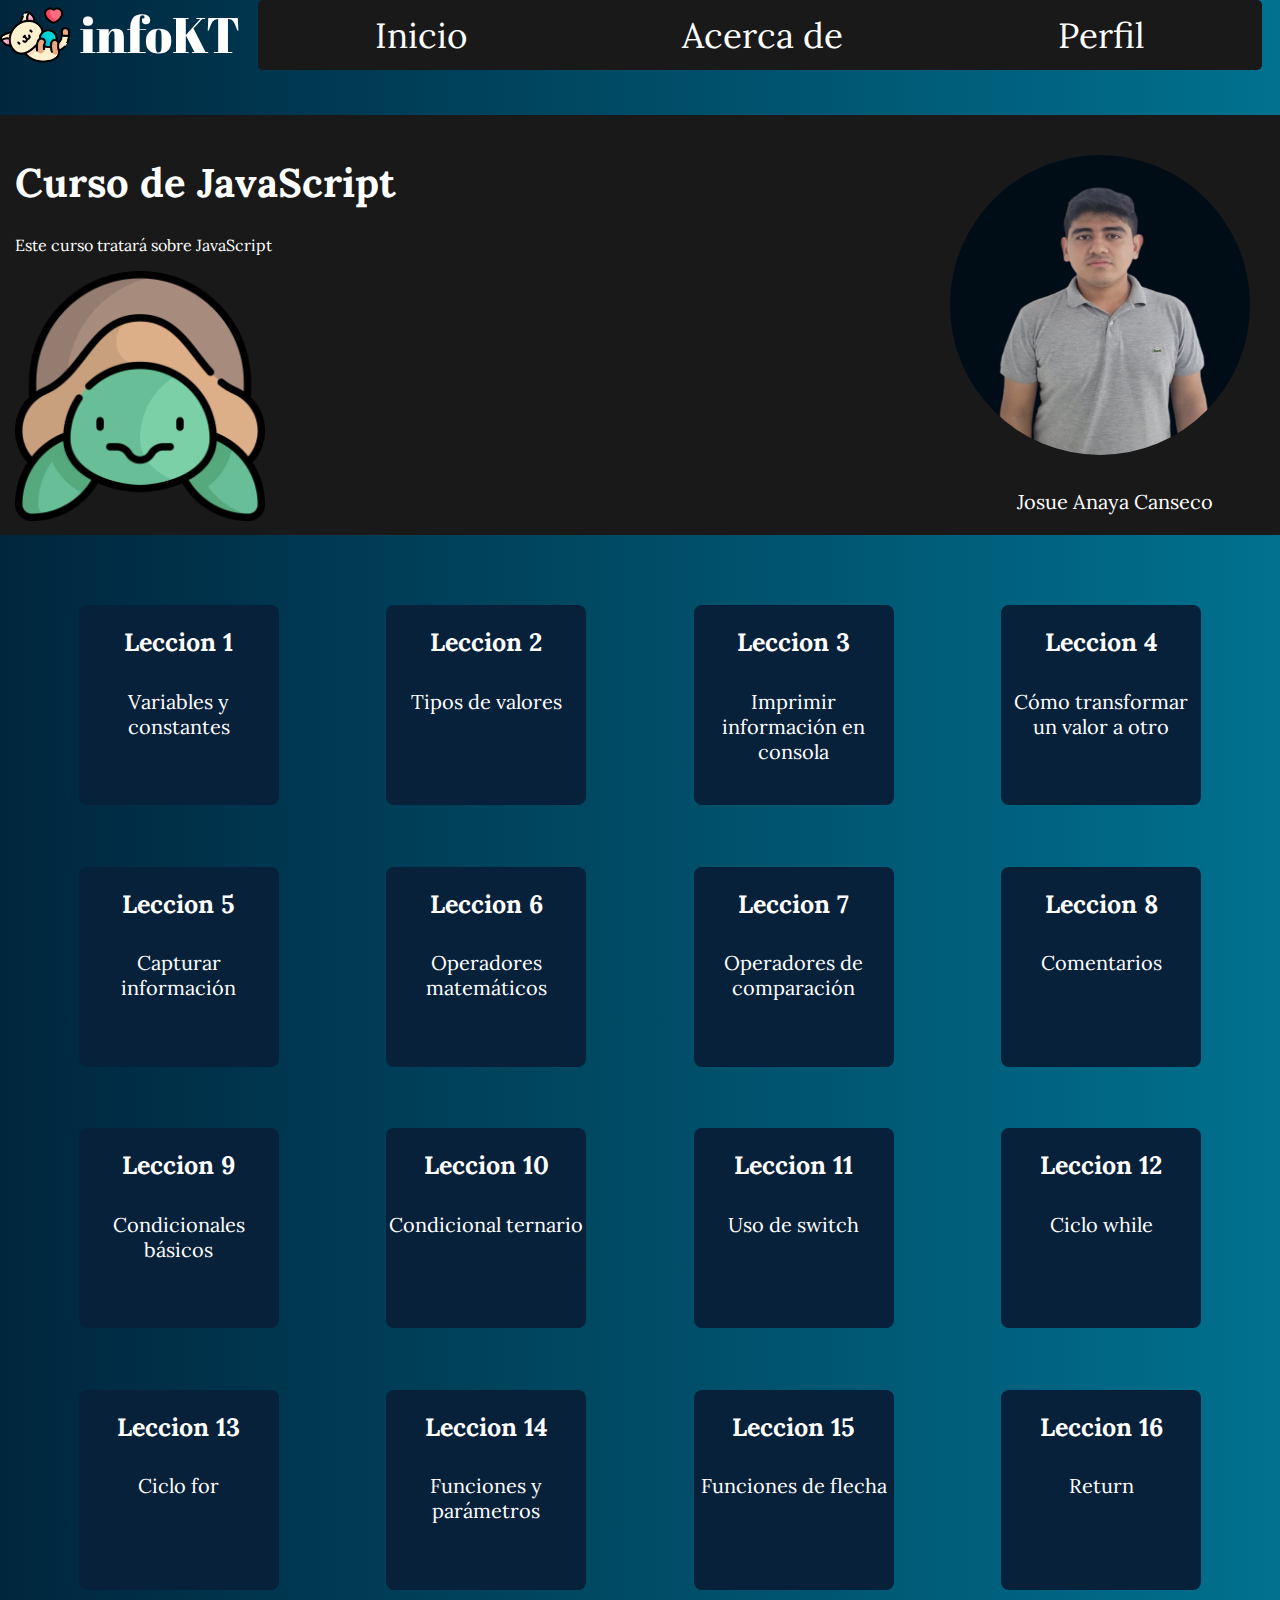
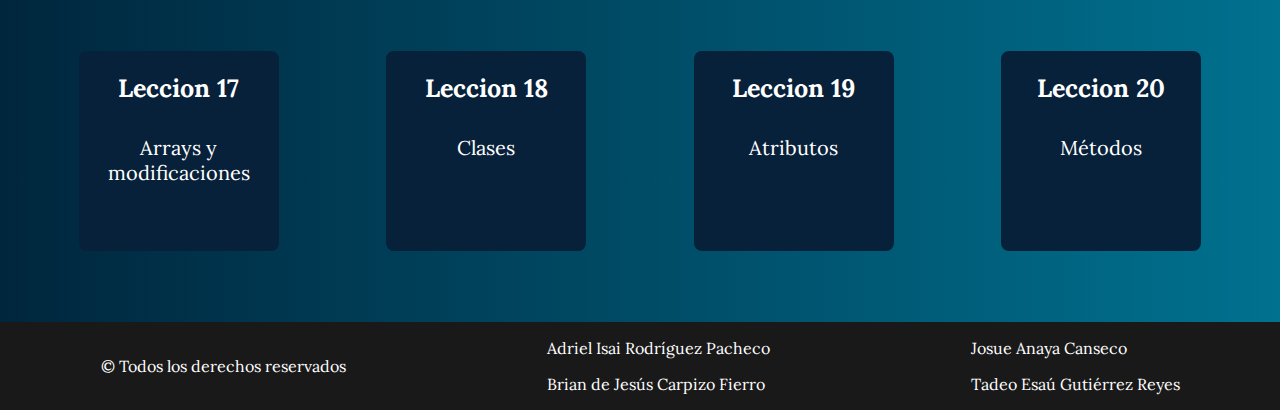
<file: view/cursos/cursos_principales/curso_javascript/index.html>
<!DOCTYPE html>
<html lang="es">

<head>
    <meta charset="UTF-8">
    <meta name="viewport" content="width=device-width, initial-scale=1.0">
    <!-- Fuente insertada para logo -->
    <link rel="preconnect" href="https://fonts.googleapis.com">
    <link rel="preconnect" href="https://fonts.gstatic.com" crossorigin>
    <link href="https://fonts.googleapis.com/css2?family=Abril+Fatface&family=Lora:ital,wght@0,400..700;1,400..700&family=Open+Sans:ital,wght@0,300..800;1,300..800&display=swap" rel="stylesheet">
    <!-- Fuente insertada para letra general -->
    <link rel="preconnect" href="https://fonts.googleapis.com">
    <link rel="preconnect" href="https://fonts.gstatic.com" crossorigin>
    <link href="https://fonts.googleapis.com/css2?family=Abril+Fatface&family=Lora:ital,wght@0,400..700;1,400..700&family=Open+Sans:ital,wght@0,300..800;1,300..800&display=swap" rel="stylesheet">
    <!-- Hoja de estilo -->
    <link rel="stylesheet" href="../../../../assets/css/styles_curso_por_asignatura.css?v=1.9">
    <title>Curso JavaScript</title>
</head>

<body>
    <header>
        <div class="caja1">
            <img src="../../../../assets/img/logo.png" alt="logo" class="logo">
            <p class="nombre_logo">infoKT</p>
        </div>
        <div class="caja2">
            <nav class="caja3">
                <a href="../../../vista_principal/index.html" class="link_superior">Inicio</a>
                <a href="../../../acerca_nosotros/index.html" class="link_superior">Acerca de</a>
                <a href="../../../perfil/index.html" class="link_superior">Perfil</a>
            </nav>
        </div>
    </header>
    <main>
        <div class="informacion_curso">
            <div class="caja4">
                <h1>Curso de JavaScript</h1>
                <P>Este curso tratará sobre JavaScript</P>
                <img src="../../../../assets/img/tortuga.png" alt="perrito" class="animalito">
            </div>
            <div class="caja5">
                <img src="../../../../assets/img/josue.jpg" alt="anaya" class="maestro">
                <p class="nombre_maestro">Josue Anaya Canseco</p>
            </div>
        </div>
        <div class="clases_curso">
            <div class="leccion">
                <h2>Leccion 1</h2>
                <a href="">Variables y constantes</a>
            </div>
            <div class="leccion">
                <h2>Leccion 2</h2>
                <a href="">Tipos de valores</a>
            </div>
            <div class="leccion">
                <h2>Leccion 3</h2>
                <a href="">Imprimir información en consola</a>
            </div>
            <div class="leccion">
                <h2>Leccion 4</h2>
                <a href="">Cómo transformar un valor a otro</a>
            </div>
            <div class="leccion">
                <h2>Leccion 5</h2>
                <a href="">Capturar información</a>
            </div>
            <div class="leccion">
                <h2>Leccion 6</h2>
                <a href="">Operadores matemáticos</a>
            </div>
            <div class="leccion">
                <h2>Leccion 7</h2>
                <a href="">Operadores de comparación</a>
            </div>
            <div class="leccion">
                <h2>Leccion 8</h2>
                <a href="">Comentarios</a>
            </div>
            <div class="leccion">
                <h2>Leccion 9</h2>
                <a href="">Condicionales básicos</a>
            </div>
            <div class="leccion">
                <h2>Leccion 10</h2>
                <a href="">Condicional ternario</a>
            </div>
            <div class="leccion">
                <h2>Leccion 11</h2>
                <a href="">Uso de switch</a>
            </div>
            <div class="leccion">
                <h2>Leccion 12</h2>
                <a href="">Ciclo while</a>
            </div>
            <div class="leccion">
                <h2>Leccion 13</h2>
                <a href="">Ciclo for</a>
            </div>
            <div class="leccion">
                <h2>Leccion 14</h2>
                <a href="">Funciones y parámetros</a>
            </div>
            <div class="leccion">
                <h2>Leccion 15</h2>
                <a href="">Funciones de flecha</a>
            </div>
            <div class="leccion">
                <h2>Leccion 16</h2>
                <a href="">Return</a>
            </div>
            <div class="leccion">
                <h2>Leccion 17</h2>
                <a href="">Arrays y modificaciones</a>
            </div>
            <div class="leccion">
                <h2>Leccion 18</h2>
                <a href="">Clases</a>
            </div>
            <div class="leccion">
                <h2>Leccion 19</h2>
                <a href="">Atributos</a>
            </div>
            <div class="leccion">
                <h2>Leccion 20</h2>
                <a href="">Métodos</a>
            </div>

    </main>
    <footer>
        <div>
            <p>© Todos los derechos reservados</p>
        </div>
        <div>
            <p>Adriel Isai Rodríguez Pacheco</p>
            <p>Brian de Jesús Carpizo Fierro</p>
        </div>
        <div>
            <p>Josue Anaya Canseco</p>
            <p>Tadeo Esaú Gutiérrez Reyes</p>
        </div>
    </footer>
</body>

</html>
</file>
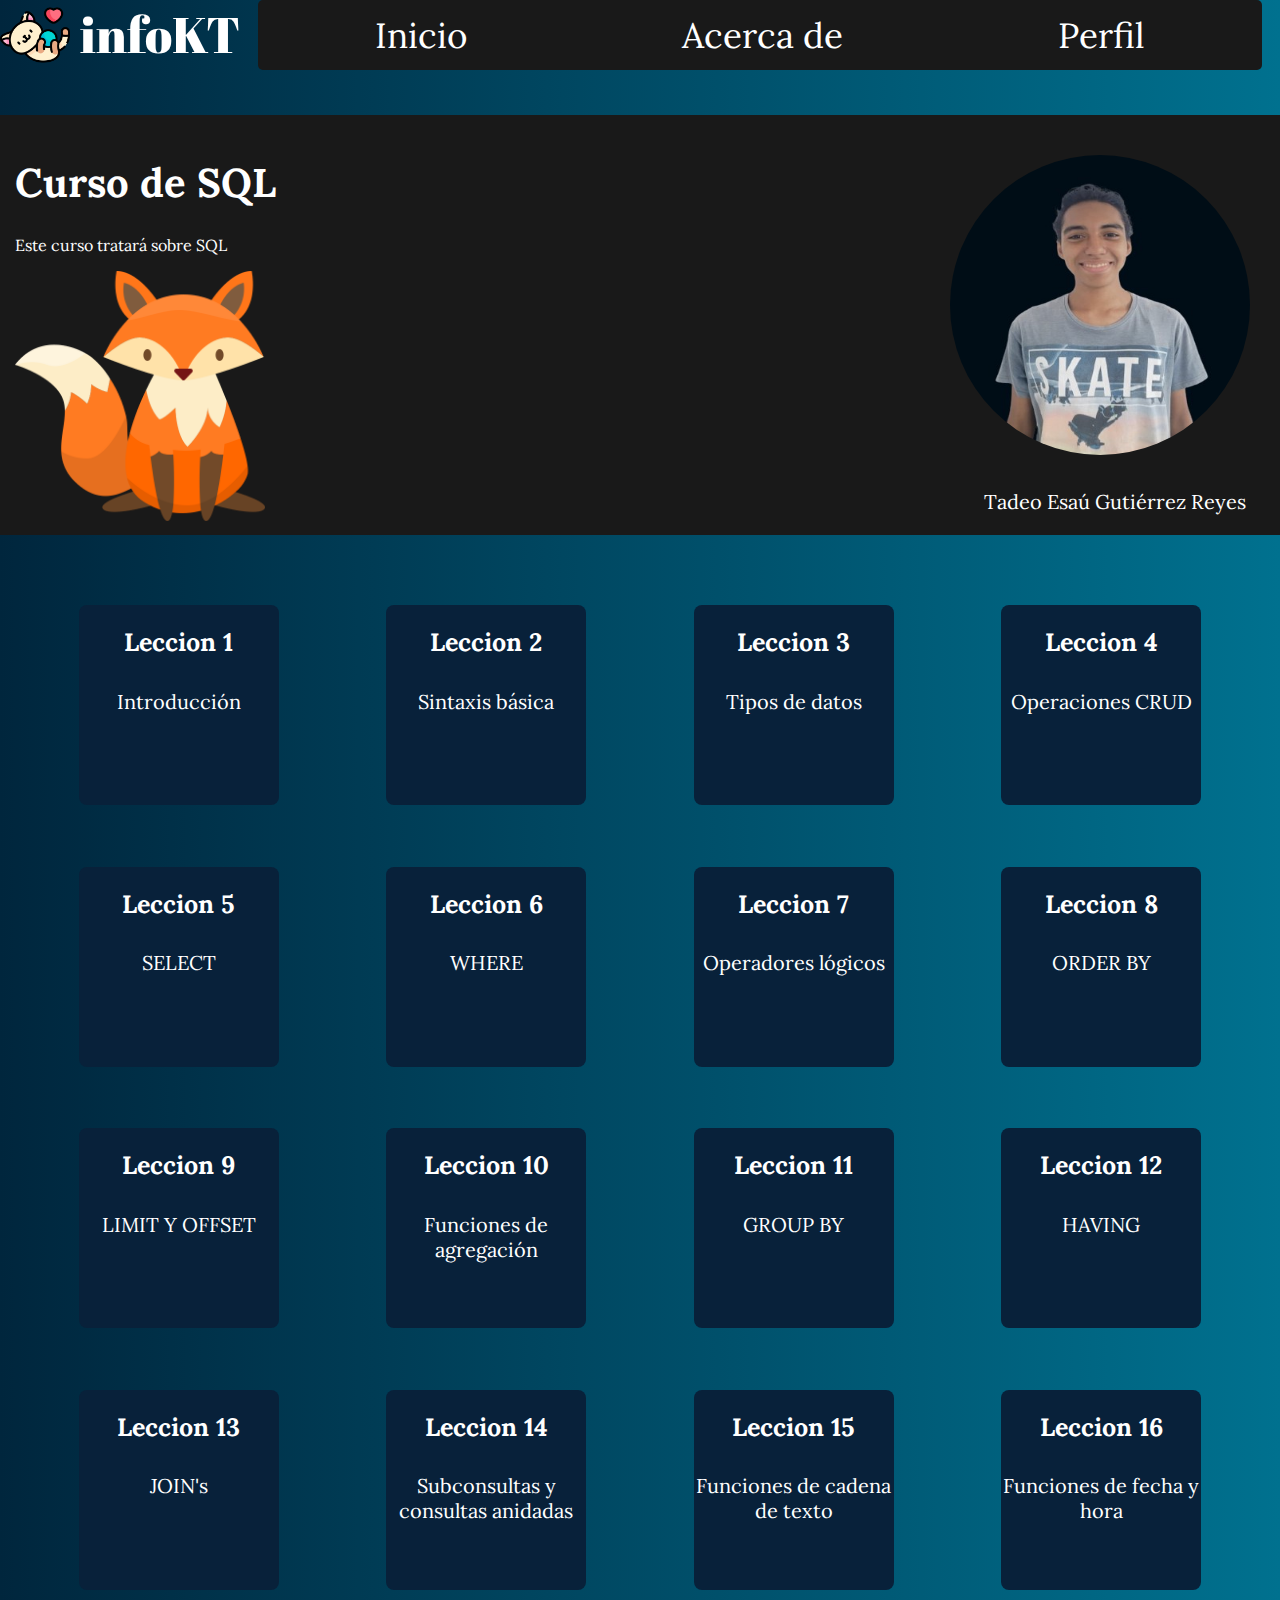
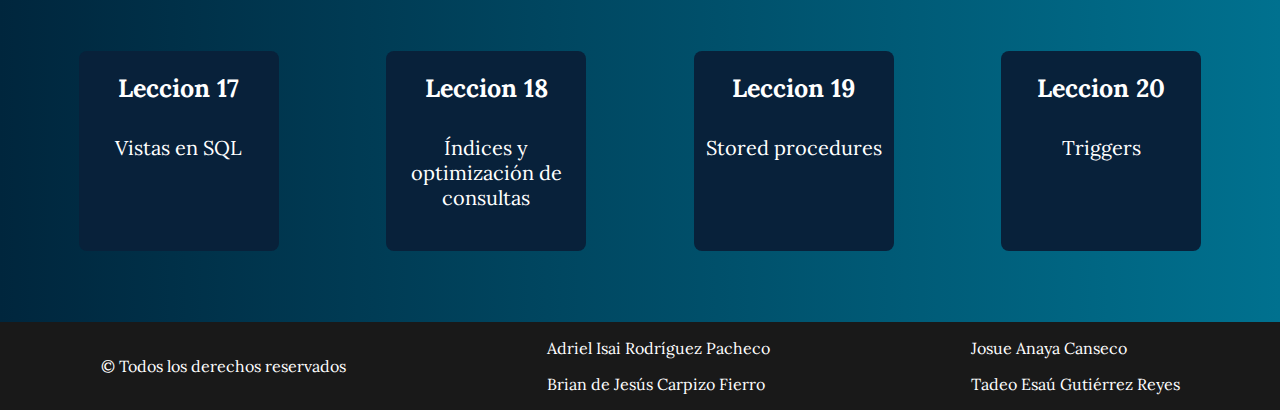
<file: view/cursos/cursos_principales/curso_sql/index.html>
<!DOCTYPE html>
<html lang="es">

<head>
    <meta charset="UTF-8">
    <meta name="viewport" content="width=device-width, initial-scale=1.0">
    <!-- Fuente insertada para logo -->
    <link rel="preconnect" href="https://fonts.googleapis.com">
    <link rel="preconnect" href="https://fonts.gstatic.com" crossorigin>
    <link href="https://fonts.googleapis.com/css2?family=Abril+Fatface&family=Lora:ital,wght@0,400..700;1,400..700&family=Open+Sans:ital,wght@0,300..800;1,300..800&display=swap" rel="stylesheet">
    <!-- Fuente insertada para letra general -->
    <link rel="preconnect" href="https://fonts.googleapis.com">
    <link rel="preconnect" href="https://fonts.gstatic.com" crossorigin>
    <link href="https://fonts.googleapis.com/css2?family=Abril+Fatface&family=Lora:ital,wght@0,400..700;1,400..700&family=Open+Sans:ital,wght@0,300..800;1,300..800&display=swap" rel="stylesheet">
    <!-- Hoja de estilo -->
    <link rel="stylesheet" href="../../../../assets/css/styles_curso_por_asignatura.css?v=1.6">
    <title>Curso SQL</title>
</head>

<body>
    <header>
        <div class="caja1">
            <img src="../../../../assets/img/logo.png" alt="logo" class="logo">
            <p class="nombre_logo">infoKT</p>
        </div>
        <div class="caja2">
            <nav class="caja3">
                <a href="../../../vista_principal/index.html" class="link_superior">Inicio</a>
                <a href="../../../acerca_nosotros/index.html" class="link_superior">Acerca de</a>
                <a href="../../../perfil/index.html" class="link_superior">Perfil</a>
            </nav>
        </div>
    </header>
    <main>
        <div class="informacion_curso">
            <div class="caja4">
                <h1>Curso de SQL</h1>
                <P>Este curso tratará sobre SQL</P>
                <img src="../../../../assets/img/zorrito.png" alt="perrito" class="animalito">
            </div>
            <div class="caja5">
                <img src="../../../../assets/img/brian.jpg" alt="brian" class="maestro">
                <p class="nombre_maestro">Tadeo Esaú Gutiérrez Reyes</p>
            </div>
        </div>
        <div class="clases_curso">
            <div class="leccion">
                <h2>Leccion 1</h2>
                <a href="">Introducción</a>
            </div>
            <div class="leccion">
                <h2>Leccion 2</h2>
                <a href="">Sintaxis básica</a>
            </div>
            <div class="leccion">
                <h2>Leccion 3</h2>
                <a href="">Tipos de datos</a>
            </div>
            <div class="leccion">
                <h2>Leccion 4</h2>
                <a href="">Operaciones CRUD</a>
            </div>
            <div class="leccion">
                <h2>Leccion 5</h2>
                <a href="">SELECT</a>
            </div>
            <div class="leccion">
                <h2>Leccion 6</h2>
                <a href="">WHERE</a>
            </div>
            <div class="leccion">
                <h2>Leccion 7</h2>
                <a href="">Operadores lógicos</a>
            </div>
            <div class="leccion">
                <h2>Leccion 8</h2>
                <a href="">ORDER BY</a>
            </div>
            <div class="leccion">
                <h2>Leccion 9</h2>
                <a href="">LIMIT Y OFFSET</a>
            </div>
            <div class="leccion">
                <h2>Leccion 10</h2>
                <a href="">Funciones de agregación</a>
            </div>
            <div class="leccion">
                <h2>Leccion 11</h2>
                <a href="">GROUP BY</a>
            </div>
            <div class="leccion">
                <h2>Leccion 12</h2>
                <a href="">HAVING</a>
            </div>
            <div class="leccion">
                <h2>Leccion 13</h2>
                <a href="">JOIN's</a>
            </div>
            <div class="leccion">
                <h2>Leccion 14</h2>
                <a href="">Subconsultas y consultas anidadas</a>
            </div>
            <div class="leccion">
                <h2>Leccion 15</h2>
                <a href="">Funciones de cadena de texto</a>
            </div>
            <div class="leccion">
                <h2>Leccion 16</h2>
                <a href="">Funciones de fecha y hora</a>
            </div>
            <div class="leccion">
                <h2>Leccion 17</h2>
                <a href="">Vistas en SQL</a>
            </div>
            <div class="leccion">
                <h2>Leccion 18</h2>
                <a href="">Índices y optimización de consultas</a>
            </div>
            <div class="leccion">
                <h2>Leccion 19</h2>
                <a href="">Stored procedures</a>
            </div>
            <div class="leccion">
                <h2>Leccion 20</h2>
                <a href="">Triggers</a>
            </div>
        </div>
    </main>
    <footer>
        <div>
            <p>© Todos los derechos reservados</p>
        </div>
        <div>
            <p>Adriel Isai Rodríguez Pacheco</p>
            <p>Brian de Jesús Carpizo Fierro</p>
        </div>
        <div>
            <p>Josue Anaya Canseco</p>
            <p>Tadeo Esaú Gutiérrez Reyes</p>
        </div>
    </footer>
</body>

</html>
</file>
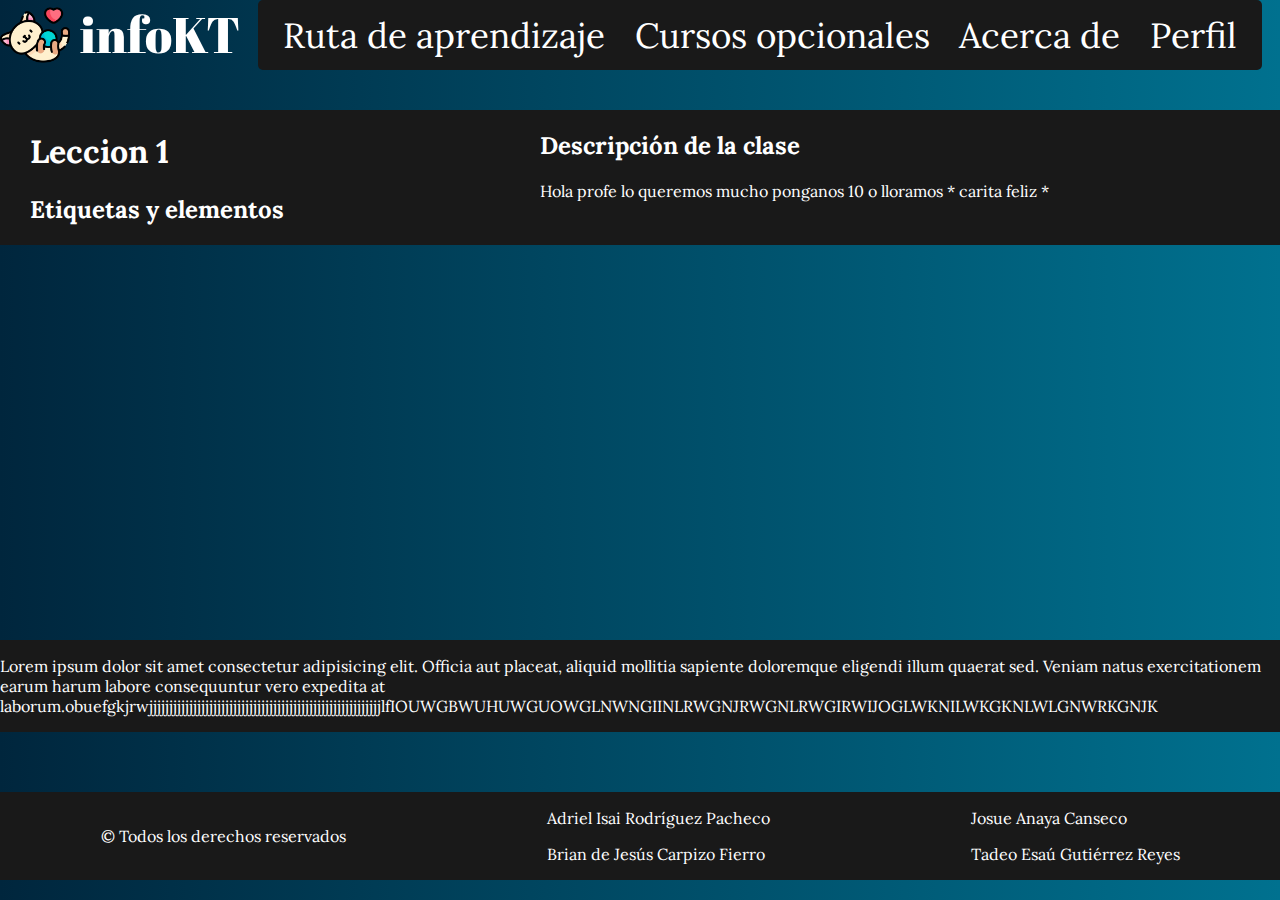
<file: view/cursos/cursos_principales/curso_html/leccion1.html>
<!DOCTYPE html>
<html lang="es">

<head>
    <meta charset="UTF-8">
    <meta name="viewport" content="width=device-width, initial-scale=1.0">
    <!-- Fuente insertada para logo -->
    <link rel="preconnect" href="https://fonts.googleapis.com">
    <link rel="preconnect" href="https://fonts.gstatic.com" crossorigin>
    <link href="https://fonts.googleapis.com/css2?family=Abril+Fatface&family=Lora:ital,wght@0,400..700;1,400..700&family=Open+Sans:ital,wght@0,300..800;1,300..800&display=swap" rel="stylesheet">
    <!-- Fuente insertada para letra general -->
    <link rel="preconnect" href="https://fonts.googleapis.com">
    <link rel="preconnect" href="https://fonts.gstatic.com" crossorigin>
    <link href="https://fonts.googleapis.com/css2?family=Abril+Fatface&family=Lora:ital,wght@0,400..700;1,400..700&family=Open+Sans:ital,wght@0,300..800;1,300..800&display=swap" rel="stylesheet">
    <!-- Hoja de estilo -->
    <link rel="stylesheet" href="../../../../assets/css/styles_leccion_por_asignatura.css?v=1.6">
    <title>Vista principal</title>
</head>

<body>
    <header>
        <div class="caja1">
            <img src="../../../../assets/img/logo.png" alt="logo" class="logo">
            <p class="nombre_logo">infoKT</p>
        </div>
        <div class="caja2">
            <nav class="caja3">
                <a href="#ruta_de_aprendizaje" class="link_superior" title="Ruta de aprendizaje">Ruta de aprendizaje</a>
                <a href="#ruta_de_aprendizaje_secundaria" class="link_superior" title="Cursos opcionales">Cursos opcionales</a>
                <a href="../acerca_nosotros/index.php" class="link_superior" title="Acerca de">Acerca de</a>
                <a href="../perfil/index.php" class="link_superior" title="Perfil">Perfil</a>
            </nav>
        </div>
    </header>
    <!-- FINALIZA ACÁ -->
    <main>
        <div class="caja4">
            <div class="caja5">
                <h1>Leccion 1</h1>
                <h2>Etiquetas y elementos</h2>
            </div>
            <div class="caja6">
                <h2>Descripción de la clase</h2>
                <p>Hola profe lo queremos mucho ponganos 10 o lloramos * carita feliz *</p>
            </div>
        </div>
        <div class="caja7">
            <iframe width="560" height="315" src="https://www.youtube.com/embed/mqqLoUcLX5I" frameborder="0" allowfullscreen class="video"></iframe>
        </div>
        <div class="caja8">
            <p>Lorem ipsum dolor sit amet consectetur adipisicing elit. Officia aut placeat, aliquid mollitia sapiente doloremque eligendi illum quaerat sed. Veniam natus exercitationem earum harum labore consequuntur vero expedita at laborum.obuefgkjrwjjjjjjjjjjjjjjjjjjjjjjjjjjjjjjjjjjjjjjjjjjjjjjjjjjjjjjjjjjlfIOUWGBWUHUWGUOWGLNWNGIINLRWGNJRWGNLRWGIRWIJOGLWKNILWKGKNLWLGNWRKGNJK</p>
        </div>
    </main>
    <footer>
        <div>
            <p>© Todos los derechos reservados</p>
        </div>
        <div>
            <p>Adriel Isai Rodríguez Pacheco</p>
            <p>Brian de Jesús Carpizo Fierro</p>
        </div>
        <div>
            <p>Josue Anaya Canseco</p>
            <p>Tadeo Esaú Gutiérrez Reyes</p>
        </div>
    </footer>
</body>

</html>
</file>
<file: assets/css/styles_index.css>
body {
    background: rgb(0,38,61);
    background: linear-gradient(90deg, rgba(0,38,61,1) 0%, rgba(0,113,143,1) 100%);
    color: white;
    font-family: "Lora", serif;
    margin: 0;
}

/* header */
.imagen {
    width: 70px;
    height: 70px;
}

.nombre_logo {
    font-family: "Abril Fatface", serif;
    margin: 0 0 0 10px;
    font-size: 50px;
}

.caja1 {
    display: flex;
}

.marca {
    display: flex;
    align-items: center;
    justify-content: space-between;
}

.ingresar {
    margin: 0 10px 0 0;
    text-transform: uppercase;
    background-color: rgb(6, 47, 66);
    border-radius: 4px;
    color: white;
    text-decoration: none;
    padding: 15px;
}

/* main */
.descripcion {
    font-family: "Abril Fatface", serif;
    text-align: center;
    font-size: 40px;
}

span {
    color: rgb(6, 47, 66)
}

.cursos_principales, .cursos_complementarios { 
    display: flex;
    width: 100%;
    justify-content: center;
}

.curso_principal, .curso_complementario {
    background-color: rgb(6, 47, 66);
    text-align: center;
    padding: 15px;
    border-radius: 5px;
    width: 15%;
    margin: 0 20px 0 20px;
}

.cursos_complementarios {
    margin-top: 30px;
}

.integrantes_equipos {
    display: flex;
    justify-content: center;
    margin-top: 50px;
    width: 100%;
}

.integrante {
    height: 400px;
    width: 20%;
    background-color: rgb(8, 33, 58);
    margin: 0 10px 20px 10px;
    border-radius: 5px;
}

.adriel, .josue, .brian, .tadeo {
    margin: 10% 0 0 10%;
    width: 80%;
    height: 65%;
}

h2 {
    text-decoration: none;
    font-size: 18px;
    margin: 0;
}

a {
    text-decoration: none;
    color: white;
    display: inline-block;
    text-align: center;
    margin: 0;
}

footer {
    background-color: rgb(25, 25, 25);
    display: flex;
    justify-content: space-around;
    align-items: center;
    margin-top: 30px;
}
</file>
<file: assets/css/styles_inicio_sesion.css>
body {
    background: rgb(0,38,61);
    background: linear-gradient(90deg, rgba(0,38,61,1) 0%, rgba(0,113,143,1) 100%);
    color: white;
    font-family: "Lora", serif;
    margin: 0;
}
.container{
    width: 90%;
    margin: 0 auto;
    max-width: 400px;
}
/* header */
header {
    display: flex;
    justify-content: center;
}

.logo {
    width: 70px;
    height: 70px;
}

.nombre_logo {
    font-family: "Abril Fatface", serif;
    margin: 0 0 0 10px;
    font-size: 50px;
}

main {
    margin-top: 40px;
}

.descripcion {
    display: flex;
    justify-content: center;
    text-align: center;
    font-size: 30px;
}

.formulario {
    display: flex;
    justify-content: center;;
}

.formulario input{
    margin: 10px 10px;
    border-radius: 5px;
    border-color: white;
    background:none;
    width: 300px;
    height: 40px;
    color: white;
}

/*input {
    margin: 10px 0 10px 0;
    border-radius: 5px;
    border: none;
    width: 400px;
    height: 60px;
}*/

.correo {
    background-color: white;
}

.contraseña {
    background-color: white;
}

.botoncito {
    background-color: white;
    font-size: 18px;
    width: 150px;
    height: 30px;
    border: none;
    border-radius: 10px;
    margin-bottom: 10px;
    text-align: center;
}

.botoncito:hover {
    background-color: black;
    color: white;
    font-size: 18px;
    width: 150px;
    height: 30px;
    border-radius: 10px;
    margin-bottom: 10px;
    text-align: center;
}

.crear_cuenta {
    text-decoration: none;
    color: white;
    font-size: 20px;
}

.crear_cuenta:hover {
    color: black;
}

footer {
    background-color: rgb(25, 25, 25);
    display: flex;
    justify-content: space-around;
    align-items: center;
    margin-top: 30px;
    margin-top: 124px;
    padding-bottom: 10px;
}
</file>
<file: assets/css/styles_acerca_nosotros.css>
/*COPIA DESDE AQUÍ */
body {
    background: rgb(0,38,61);
    background: linear-gradient(90deg, rgba(0,38,61,1) 0%, rgba(0,113,143,1) 100%);
    color: white;
    font-family: "Lora", serif;
    margin: 0;
}

header {
    display: flex;
    justify-content: space-between;
}

.caja1 {
    display: flex;
}

.logo {
    height: 70px;
    width: 70px;
}

.nombre_logo {
    font-family: "Abril Fatface", serif;
    margin: 0 0 0 10px;
    font-size: 50px;
}

.caja2 {
    background-color: rgb(25, 25, 25);
    border-radius: 5px;
    display: flex;
    align-items: center;
    justify-content: center; 
    padding: 10px;
    width: 100%;
    margin: 0 18px 0 18px;
}

.caja3 {
    display: flex;
    justify-content: space-around;
    align-items: center;
    width: 100%;
}

.caja3 a:hover {
    background-color: white;
    color:black;
}

a {
    text-decoration: none;
    color: white;
}

a:hover {
    color: white;
}

.link_superior {
    font-size: 35px;
}
/*FINALIZA ACÁ*/

h1 {
    font-size: 40px;
    text-align: center;
    background-color: rgb(25, 25, 25);
    margin: 40px 0 0 0;
    padding: 10px;
}

.autor {
    background-color: rgb(8, 33, 58);
    margin: 25px 30px;
    display: flex;
    border-radius: 6px;
}

.autor img {
    width: 200px;
    height: 200px;
    border-radius: 100px;
    margin: 20px 15px;
}

.informacion {
    margin: 20px 15px;
}

.informacion dt, .informacion dd {
 font-size: 35px;
}

footer {
    background-color: rgb(25, 25, 25);
    display: flex;
    justify-content: space-around;
    align-items: center;
    margin-top: 30px;
}
</file>
<file: assets/css/styles_perfil.css>
/*COPIA DESDE AQUÍ */
body {
    background: rgb(0,38,61);
    background: linear-gradient(90deg, rgba(0,38,61,1) 0%, rgba(0,113,143,1) 100%);
    color: white;
    font-family: "Lora", serif;
    margin: 0;
}

header {
    display: flex;
    justify-content: space-between;
}

.caja1 {
    display: flex;
}

.logo {
    height: 70px;
    width: 70px;
}

.nombre_logo {
    font-family: "Abril Fatface", serif;
    margin: 0 0 0 10px;
    font-size: 50px;
}

.caja2 {
    background-color: rgb(25, 25, 25);
    border-radius: 5px;
    display: flex;
    align-items: center;
    justify-content: center; 
    padding: 10px;
    width: 100%;
    margin: 0 18px 0 18px;
}

.caja3 {
    display: flex;
    justify-content: space-around;
    align-items: center;
    width: 100%;
}

.caja3 a:hover {
    background-color: white;
    color: black;
}

a {
    text-decoration: none;
    color: white;
}

a:hover {
    color: white;
}

.link_superior {
    font-size: 35px;
}
/*FINALIZA ACÁ*/

h1 {
    font-size: 40px;
    text-align: center;
    background-color: rgb(25, 25, 25);
    margin: 40px 0 0 0;
    padding: 10px;
    margin-bottom: 40px;
}

main img {
    width: 200px;
    height: 200px;
    border-radius: 100px;
    margin-left: 30px;
}

.perfil_general {
    display: flex;
}

.perfil_usuario {
    margin-left: 35px;
}

.perfil_usuario p {
    font-size: 35px;
}

footer {
    background-color: rgb(25, 25, 25);
    display: flex;
    justify-content: space-around;
    align-items: center;
    margin-top: 30px;
    margin-top: 124px;
    padding-bottom: 10px;
}
</file>
<file: assets/css/styles_vista_principal.css>
/*COPIA DESDE AQUÍ */
body {
    background: rgb(0,38,61);
    background: linear-gradient(90deg, rgba(0,38,61,1) 0%, rgba(0,113,143,1) 100%);
    color: white;
    font-family: "Lora", serif;
    margin: 0;
}

header {
    display: flex;
    justify-content: space-between;
}

.caja1 {
    display: flex;
}

.logo {
    height: 70px;
    width: 70px;
}

.nombre_logo {
    font-family: "Abril Fatface", serif;
    margin: 15px 5px;
    font-size: 50px;
}

.caja2 {
    background-color: rgb(25, 25, 25);
    border-radius: 5px;
    display: flex;
    align-items: center;
    justify-content: center; 
    padding: 10px;
    width: 100%;
    margin: 0 18px 0 18px;
}

.caja3 {
    display: flex;
    justify-content: space-around;
    align-items: center;
    width: 100%;
}

.caja3 a:hover{
    background-color: white;
    color: black;
}

a {
    text-decoration: none;
    color: white;
}

a:hover {
    color: white;
}

.link_superior {
    font-size: 35px;
}
/*FINALIZA ACÁ*/

h1 {
    text-transform: uppercase;
    text-align: center;
    font-size: 50px;
    padding-top: 15px;
}

main {
    margin: 40px 20px 0 20px;
}

.caja4 {
    background-color: rgb(25, 25, 25);
    border-radius: 5px;
}

.descripcion {
    text-align: center;
    font-size: 25px;
    padding-bottom: 25px;
}

h2 {
    margin: 50px 0 30px 0;
    text-align: center;
    font-size: 40px;
}

.cursos_principales, .cursos_secundarios {
    display: flex;
    justify-content: space-around;
    width: 100%;
}

.curso_principal, .curso_secundario {
    width: 20%;
    height: 250px;
    background-color: rgb(8, 33, 58);
    text-align: center;
    padding-top: 10px;
    font-size: 30px;
    border-radius: 5px;
}

.curso_principal:hover {
    background-color: green;
}

.curso_secundario:hover {
    background-color: green;
}

img {
    margin: 20px 0 0 0;
    height: 140px;
    width: 80%;
}

footer {
    background-color: rgb(25, 25, 25);
    display: flex;
    justify-content: space-around;
    align-items: center;
    margin-top: 30px;
}
</file>
<file: assets/css/styles_curso_por_asignatura.css>
/*COPIA DESDE AQUÍ */
body {
    background: rgb(0,38,61);
    background: linear-gradient(90deg, rgba(0,38,61,1) 0%, rgba(0,113,143,1) 100%);
    color: white;
    font-family: "Lora", serif;
    margin: 0;
}

header {
    display: flex;
    justify-content: space-between;
}

.caja1 {
    display: flex;
}

.logo {
    height: 70px;
    width: 70px;
}

.nombre_logo {
    font-family: "Abril Fatface", serif;
    margin: 0 0 0 10px;
    font-size: 50px;
}

.caja2 {
    background-color: rgb(25, 25, 25);
    border-radius: 5px;
    display: flex;
    align-items: center;
    justify-content: center; 
    padding: 10px;
    width: 100%;
    margin: 0 18px 0 18px;
}

.caja3 {
    display: flex;
    justify-content: space-around;
    align-items: center;
    width: 100%;
}

.caja3 a:hover {
    background-color: white;
    color: black;
}

a {
    text-decoration: none;
    color: white;
}

a:hover {
    color: white;
}

.link_superior {
    font-size: 35px;
}
/*FINALIZA ACÁ*/
.informacion_curso {
    background-color: rgb(25, 25, 25);
    display: flex;
    justify-content: space-between;
    margin: 45px 0 0 0;
}

h1 {
    font-size: 40px;
}

.caja4 {
    margin: 15px 0 10px 15px;
}

.maestro {
    width: 300px;
    height: 300px;
    border-radius: 150px;
    margin: 40px 30px 10px 0;
}

.animalito {
    height: 250px;
    width: 250px;
}

.nombre_maestro {
    font-size: 20px;
    text-align: center;
}

.clases_curso {
    margin: 40px 25px 40px 25px;
    display: flex;
    justify-content: space-around;
    flex-flow: row wrap;
}

.leccion {
    background-color: rgb(8, 33, 58);
    height: 200px;
    width: 200px;
    margin-bottom: 20px;
    border-radius: 8px;
    margin: 2.5%;
}

.leccion:hover {
    background-color: green;
}

h2 {
    display: flex;
    justify-content: center;
}

.leccion h2 {
    text-align: center;
    font-size: 25px;
}

.leccion a {
    text-align: center;
    font-size: 20px;
}

.leccion a {
    display: block;
    text-align: center;
    font-size: 20px;
    padding-top: 10px;
}

footer {
    background-color: rgb(25, 25, 25);
    display: flex;
    justify-content: space-around;
    align-items: center;
}
</file>
<file: assets/css/styles_leccion_por_asignatura.css>
/*COPIA DESDE AQUÍ */
body {
    background: rgb(0,38,61);
    background: linear-gradient(90deg, rgba(0,38,61,1) 0%, rgba(0,113,143,1) 100%);
    color: white;
    font-family: "Lora", serif;
    margin: 0;
}

header {
    display: flex;
    justify-content: space-between;
}

.caja1 {
    display: flex;
}

.logo {
    height: 70px;
    width: 70px;
}

.nombre_logo {
    font-family: "Abril Fatface", serif;
    margin: 0 0 0 10px;
    font-size: 50px;
}

.caja2 {
    background-color: rgb(25, 25, 25);
    border-radius: 5px;
    display: flex;
    align-items: center;
    justify-content: center; 
    padding: 10px;
    width: 100%;
    margin: 0 18px 0 18px;
}

.caja3 {
    display: flex;
    justify-content: space-around;
    align-items: center;
    width: 100%;
}

a {
    text-decoration: none;
    color: white;
}

a:hover {
    color: white;
}

.link_superior {
    font-size: 35px;
}
/*FINALIZA ACÁ*/

.caja4 {
    background-color: rgb(25, 25, 25);
    display: flex;
    margin: 40px 0 40px 0;
}

.caja5 {
    margin: 0 0 0 30px;
}

.caja6 {
    margin: 0 30px 0 20%;
}

.caja7 {
    display: flex;
    justify-content: center;
}

.video {
    border-radius: 30px;
}

.caja8 {
    display: flex;
    background-color: rgb(25, 25, 25);
    margin: 40px 0 60px 0;
}

footer {
    background-color: rgb(25, 25, 25);
    display: flex;
    justify-content: space-around;
    align-items: center;
}
</file>
